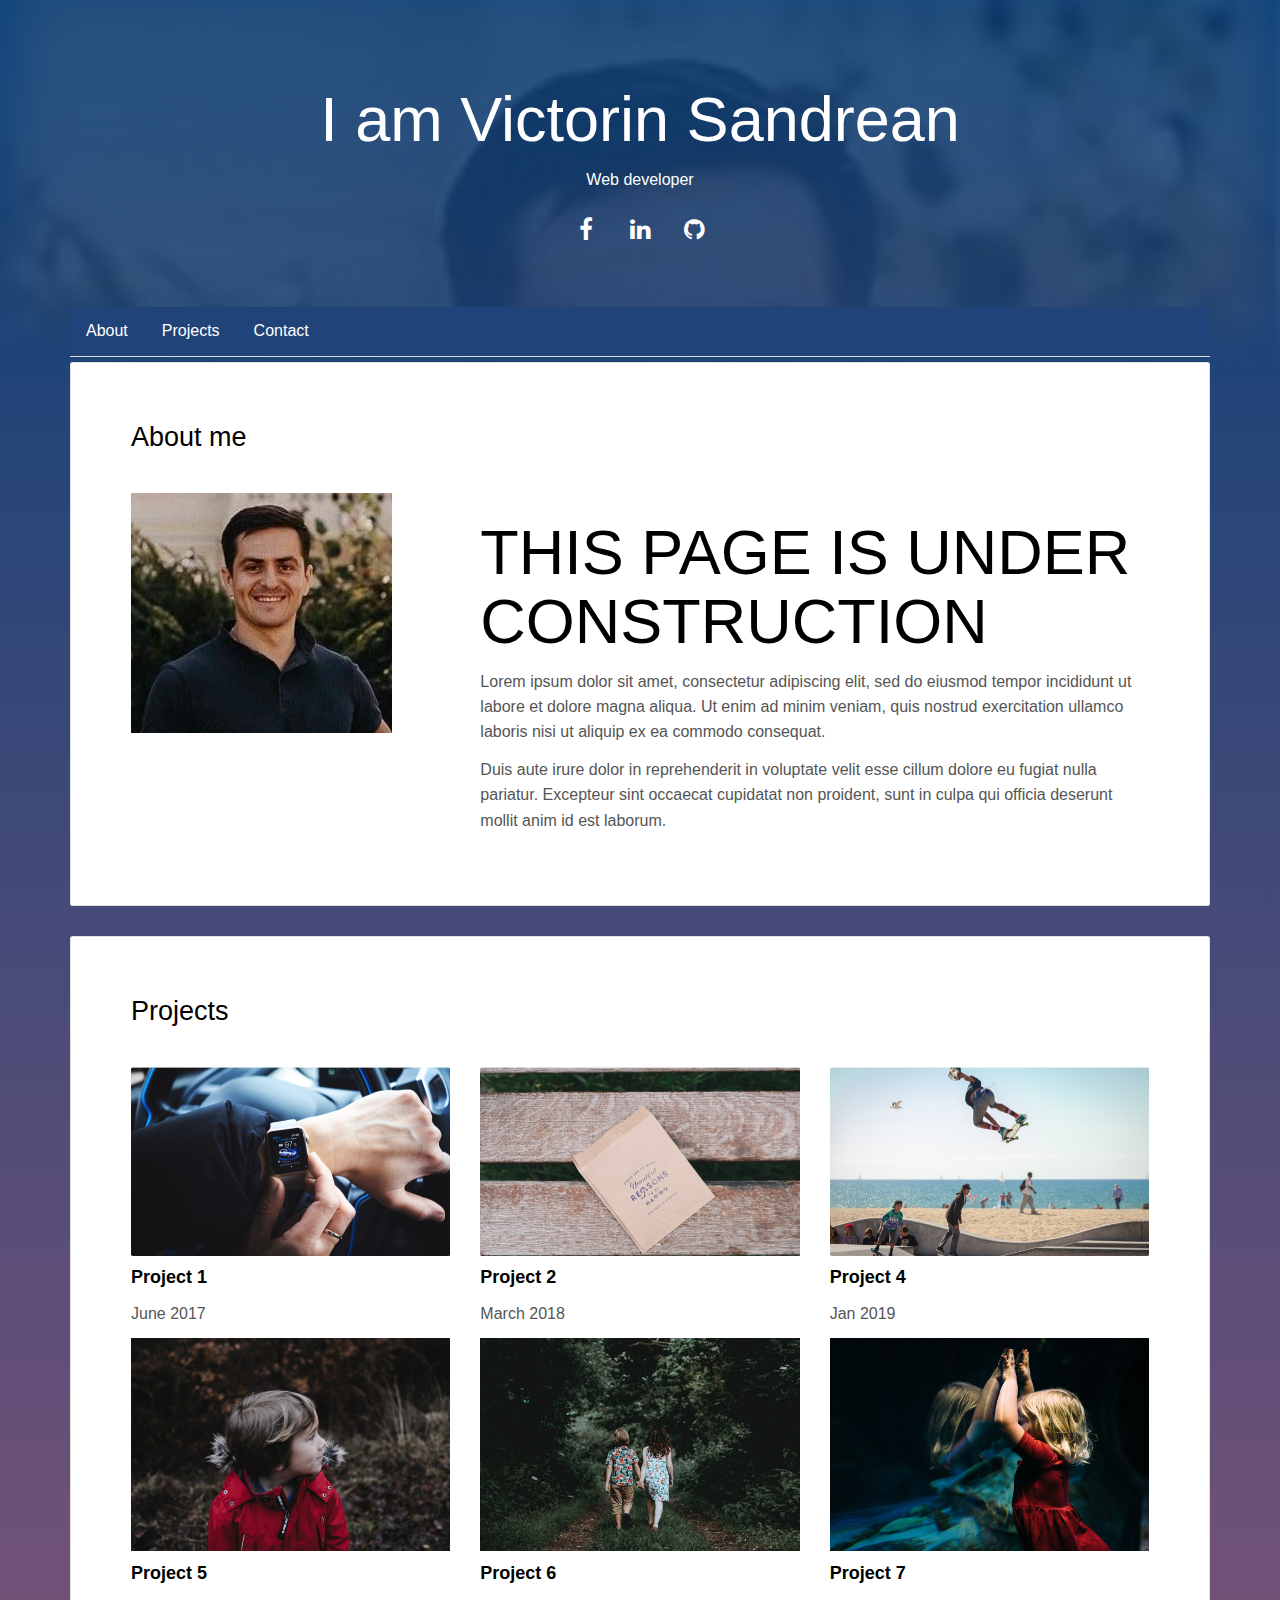
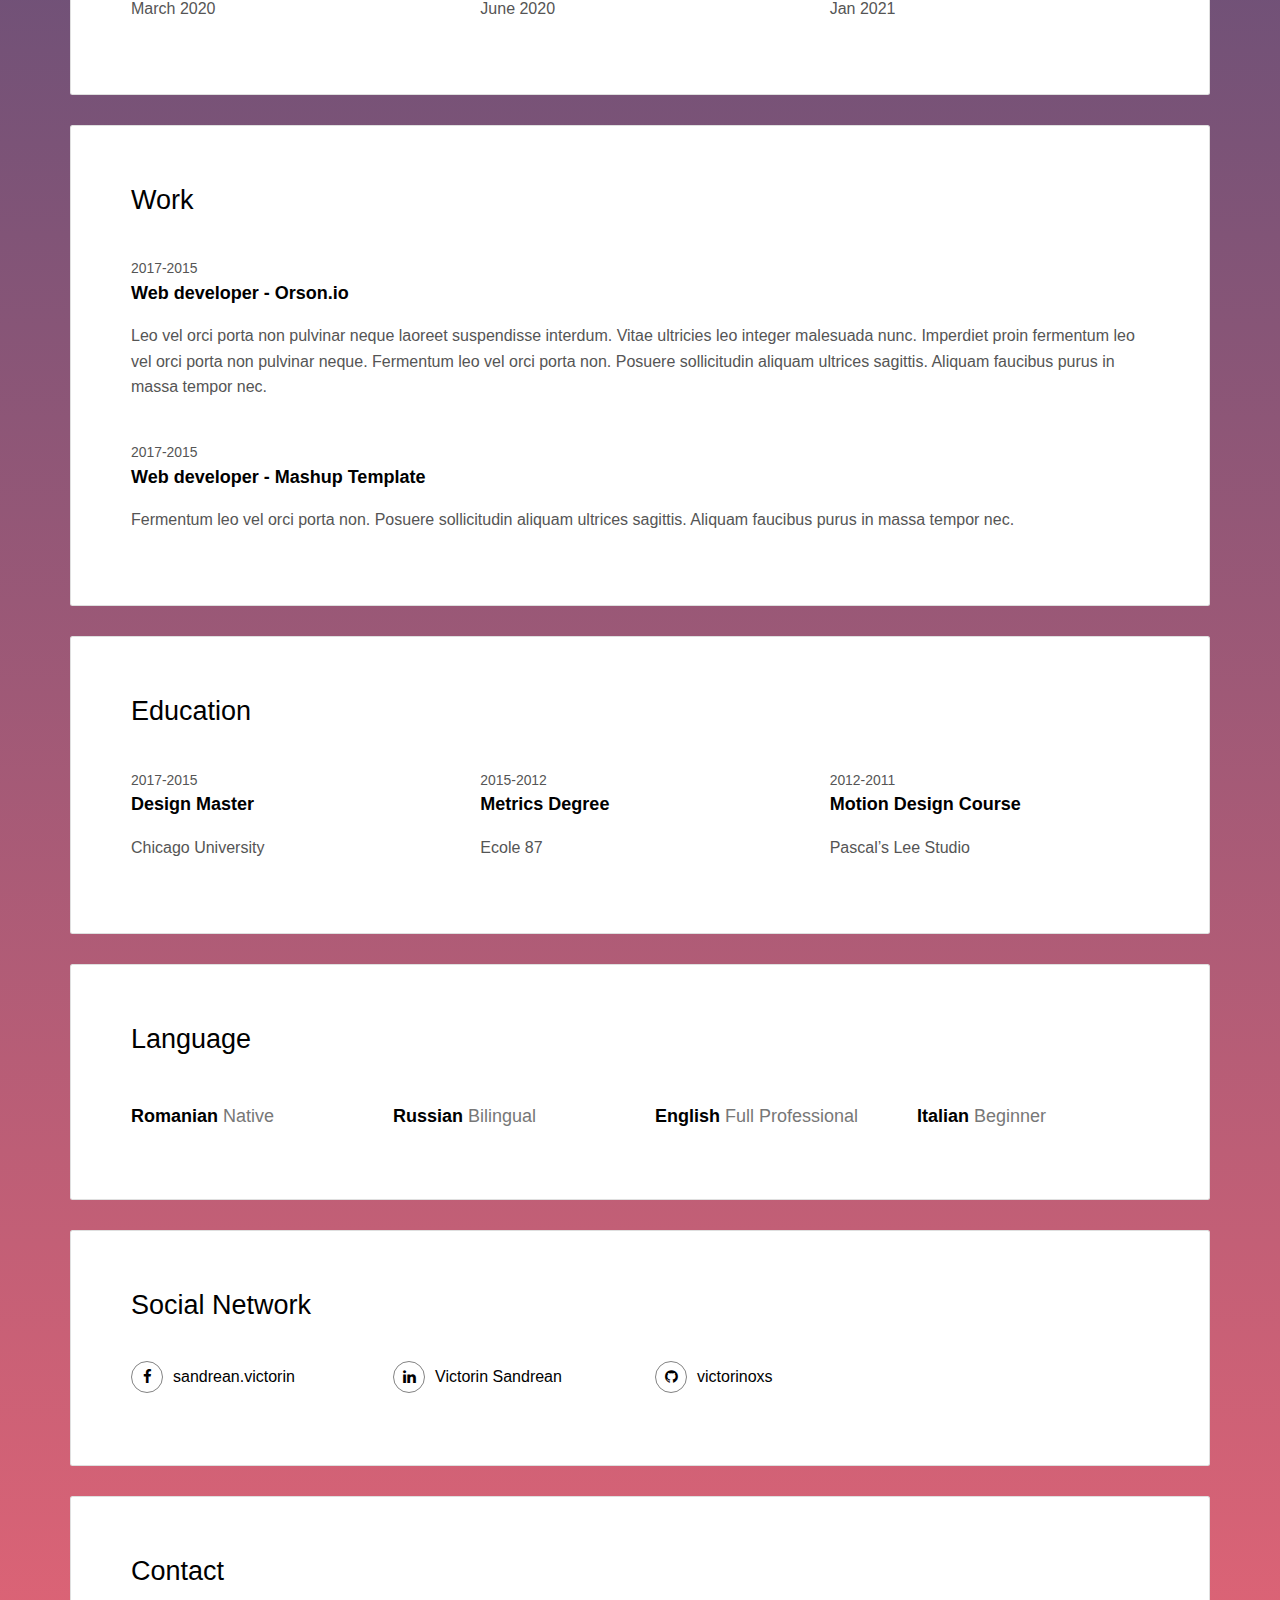
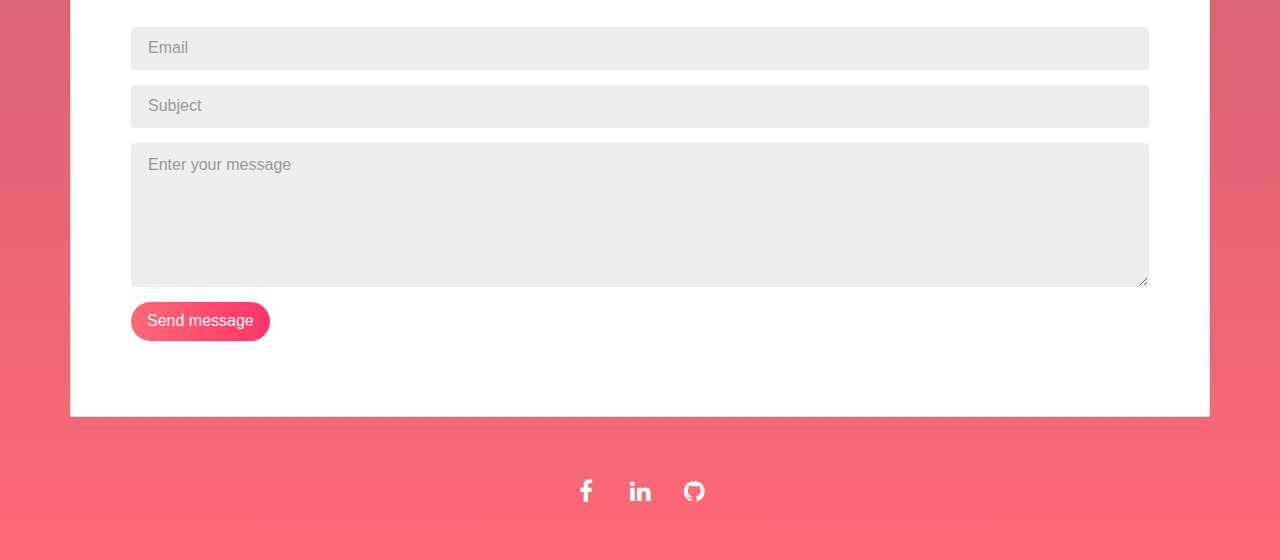
<file: index.html>
<!DOCTYPE html>
<html lang="en">

<head>
  <meta charset="UTF-8">
  <meta content="IE=edge" http-equiv="X-UA-Compatible">
  <meta content="width=device-width,initial-scale=1" name="viewport">
  <meta content="description" name="description">
  <meta name="google" content="notranslate" />
  <meta content="Modified Mashup template" name="Victorin Sandrean">

  <!-- Disable tap highlight on IE -->
  <meta name="msapplication-tap-highlight" content="no">
  
  <link rel="apple-touch-icon" sizes="180x180" href="./assets/apple-icon-180x180.png">
  <link href="./assets/apple-icon-180x180.png" rel="icon">

  <title>A Web Developer's page</title>  

<link href="https://cdn.jsdelivr.net/npm/bootstrap@5.0.0-beta3/dist/css/bootstrap.min.css" rel="stylesheet" integrity="sha384-eOJMYsd53ii+scO/bJGFsiCZc+5NDVN2yr8+0RDqr0Ql0h+rP48ckxlpbzKgwra6" crossorigin="anonymous">
<link href="./main.css" rel="stylesheet"></head>
<body class="">

<!-- Add your content of header -->
<div class="background-color-layer" style="background-image: url('assets/images/img-01.jpg')"
></div>
<main class="content-wrapper">

  <header class="white-text-container section-container">
    <div class="text-center">
      <h1>I am Victorin Sandrean</h1>
      <p>Web developer</p>
      <p>
        <a class="fa-icon fa-icon-2x" href="https://facebook.com/sandrean.victorin/" title="Facebook" target="_blank">
          <i class="fa fa-facebook"></i>
        </a>
        <a class="fa-icon fa-icon-2x" href="https://linkedin.com/in/victorin-sandrean-b35a6a6a/" title="Linkedin"  target="_blank">
          <i class="fa fa-linkedin"></i>
        </a>
        <a class="fa-icon fa-icon-2x" href="https://github.com/victorinoxs" title="Github"  target="_blank">
          <i class="fa fa-github"></i>
        </a>
      </p>
    </div>
  </header>

<!-- Add your site or app content here -->

<div class="container sticky-top">
  <ul class="navbar nav nav-tabs" id="nav-bar" role="tablist">
    <li class="nav-item tab-pane" role="presentation">  <a href="#About">About</a> </li>
    <li class="nav-item tab-pane" role="presentation">  <a href="#Projects">Projects </a> </li>
    <li class="nav-item tab-pane" role="presentation">  <a href="#SocialNetworks">Contact </a> </li>
  </ul>
</div>

 <div class="container" id="About">
   <div class="row">
     <div class="col-xs-12">

        <div class="card">
          <div class="card-block">
            <h2>About me</h2>
            <div class="row">
              <div class="col-md-4">
                <p><img src="./assets/images/img-01.jpg" class="img-responsive" alt=""></p>
              </div>
              <div class="col-md-8">
              <h1>THIS PAGE IS UNDER CONSTRUCTION</h1>
              <p>Lorem ipsum dolor sit amet, consectetur adipiscing elit, sed do eiusmod tempor incididunt ut labore et dolore magna aliqua. Ut enim ad minim veniam, quis nostrud exercitation ullamco laboris nisi ut aliquip ex ea commodo consequat.</p>
              <p> Duis aute irure dolor in reprehenderit in voluptate velit esse cillum dolore eu fugiat nulla pariatur. Excepteur sint occaecat cupidatat non proident, sunt in culpa qui officia deserunt mollit anim id est laborum.</p>

              </div>
            </div>
          </div>
        </div>

        <div class="card" id="Projects">
          <div class="card-block">
            <h2>Projects</h2>
            <div class="row">
              <div class="col-md-4">
                <img src="./assets/images/img-02.jpg" class="img-responsive" alt="">
                <h3 class="h5">Project 1</h3>
                <p>June 2017</p>
              </div>
              <div class="col-md-4">
                <img src="./assets/images/img-03.jpg" class="img-responsive" alt="">
                <h3 class="h5">Project 2</h3>
                <p>March 2018</p>
              </div>
              <div class="col-md-4">
                <img src="./assets/images/img-04.jpg" class="img-responsive" alt="">
                <h3 class="h5">Project 4</h3>
                <p>Jan 2019</p>
              </div>
              <div class="col-md-4">
                <img src="./assets/images/img-05.jpg" class="img-responsive" alt="">
                <h3 class="h5">Project 5</h3>
                <p>March 2020</p>
              </div>
              <div class="col-md-4">
                <img src="./assets/images/img-06.jpg" class="img-responsive" alt="">
                <h3 class="h5">Project 6</h3>
                <p>June 2020</p>
              </div>
               <div class="col-md-4">
                <img src="./assets/images/img-08.jpg" class="img-responsive" alt="">
                <h3 class="h5">Project 7</h3>
                <p>Jan 2021</p>
              </div>
            </div>
          </div>
        </div>

        <div class="card">
          <div class="card-block">
            <h2>Work</h2>
            <div class="work-experience">
              <small class="date">2017-2015</small>
              <h3 class="h5 date-title">Web developer - <a href="" onclick="return false" title="Create professionnal website">Orson.io</a></h3>
              

              <p>Leo vel orci porta non pulvinar neque laoreet suspendisse interdum. Vitae ultricies leo integer malesuada nunc. Imperdiet proin fermentum leo vel orci porta non pulvinar neque. Fermentum leo vel orci porta non. Posuere sollicitudin aliquam ultrices sagittis. Aliquam faucibus purus in massa tempor nec.</p>
            </div>

            <div class="work-experience">
              <small class="date">2017-2015</small>
              <h3 class="h5 date-title">Web developer - <a href="" onclick="return false" title="">Mashup Template</a></h3>
              
              <p>Fermentum leo vel orci porta non. Posuere sollicitudin aliquam ultrices sagittis. Aliquam faucibus purus in massa tempor nec.</p>
            </div>
          </div>
        </div>
        

        <div class="card">
          <div class="card-block">
            <h2>Education</h2>
            <div class="row">
              <div class="col-md-4">
                <div class="education-experience">
                  <small class="date">2017-2015</small>
                  <h3 class="h5 date-title">Design Master</h3>
                  <p>Chicago University</p>
                </div>
                
              </div>
              <div class="col-md-4">
                <div class="education-experience">
                  <small class="date">2015-2012</small>
                  <h3 class="h5 date-title">Metrics Degree</h3>
                  <p>Ecole 87</p>
                </div>
              </div>
              <div class="col-md-4">
                <div class="education-experience">
                  <small class="date">2012-2011</small>
                  <h3 class="h5 date-title">Motion Design Course</h3>
                  <p>Pascal’s Lee Studio</p>
                </div>
              </div>
            </div>
          </div>
        </div>
        
        <div class="card">
          <div class="card-block">
            <h2>Language</h2>
            <div class="row">
              <div class="col-md-3">
                <div class="language-experience">
                  <h3 class="h5">Romanian  <small>Native</small></h3>
                </div>
              </div>
              <div class="col-md-3">
                <div class="language-experience">
                  <h3 class="h5">Russian  <small>Bilingual</small></h3>
                </div>
              </div>
              <div class="col-md-3">
                <div class="language-experience">
                  <h3 class="h5">English  <small>Full Professional</small></h3>
                </div>
              </div>
              <div class="col-md-3">
                <div class="language-experience">
                  <h3 class="h5">Italian  <small>Beginner</small></h3>
                </div>
              </div>
            </div>
          </div>
        </div>
        
        <div class="card" id="SocialNetworks">
          <div class="card-block">
            <h2>Social Network</h2>
            <div class="row">
              <div class="col-md-3">
                <p class="social-buttons"><a href="https://facebook.com/sandrean.victorin/" title="Facebook"><span class="social-round-icon fa-icon"><i class="fa fa-facebook"></i></span>sandrean.victorin</a></p>
              </div>
              <div class="col-md-3">
                <p class="social-buttons"><a href="https://www.linkedin.com/" title="Linkedin" target="_blank"><span class="social-round-icon fa-icon"><i class="fa fa-linkedin"></i></span>Victorin Sandrean</a></p>
              </div>
              <div class="col-md-3">
                <p class="social-buttons"><a href="https://github.com/victorinoxs" title="Github" target="_blank"><span class="social-round-icon fa-icon"><i class="fa fa-github"></i></span>victorinoxs</a></p>
              </div>
            </div>
          </div>
        </div>

        <div class="card">
          <div class="card-block">
            <h2>Contact</h2>
            <form action="" class="reveal-content">
              <div class="form-group">
                <input type="email" class="form-control" id="email" placeholder="Email">
              </div>
              <div class="form-group">
                <input type="text" class="form-control" id="subject" placeholder="Subject">
              </div>
              <div class="form-group">
                <textarea class="form-control" rows="5" placeholder="Enter your message"></textarea>
              </div>
              <div class="form-group">
                <button type="submit" class=" btn btn-primary">Send message</button>
              </div> 
            </form>
          </div>
        </div>
       
     </div>
   </div>
 </div>

</main>
<footer class="footer-container white-text-container text-center">
  <div class="container">
    <div class="row">
      <div class="col-xs-12">
     <!--    <p><img src="./assets/images/mashup-icon.svg" alt=""></p> -->
        
  <!--       <p>©All right reserved. Design <a href="http://www.mashup-template.com/" title="Create website with free html template">Mashup Template</a>/<a href="https://unsplash.com/" title="Beautiful Free Images">Unsplash</a></p>
        <p> -->
          <a class="fa-icon fa-icon-2x" href="https://facebook.com/sandrean.victorin/" title="Facebook" target="_blank">
          <i class="fa fa-facebook"></i>
        </a>
        <a class="fa-icon fa-icon-2x" href="https://linkedin.com/in/victorin-sandrean-b35a6a6a/" title="Linkedin"  target="_blank">
          <i class="fa fa-linkedin"></i>
        </a>
        <a class="fa-icon fa-icon-2x" href="https://github.com/victorinoxs" title="Github"  target="_blank">
          <i class="fa fa-github"></i>
        </a>
        </p>
      </div>
    </div>
  </div>
</footer>

<script>
  document.addEventListener("DOMContentLoaded", function (event) {
     scrollRevelation('.card');
  });
</script>
<!-- Google Analytics: change UA-XXXXX-X to be your site's ID 

<script>
  (function (i, s, o, g, r, a, m) {
    i['GoogleAnalyticsObject'] = r; i[r] = i[r] || function () {
      (i[r].q = i[r].q || []).push(arguments)
    }, i[r].l = 1 * new Date(); a = s.createElement(o),
      m = s.getElementsByTagName(o)[0]; a.async = 1; a.src = g; m.parentNode.insertBefore(a, m)
  })(window, document, 'script', '//www.google-analytics.com/analytics.js', 'ga');
  ga('create', 'UA-XXXXX-X', 'auto');
  ga('send', 'pageview');
</script>

--><script type="text/javascript" src="./main.js"></script>
<script src="https://cdn.jsdelivr.net/npm/bootstrap@5.0.0-beta3/dist/js/bootstrap.bundle.min.js" integrity="sha384-JEW9xMcG8R+pH31jmWH6WWP0WintQrMb4s7ZOdauHnUtxwoG2vI5DkLtS3qm9Ekf" crossorigin="anonymous">  </script>
</body>
</html>
</file>
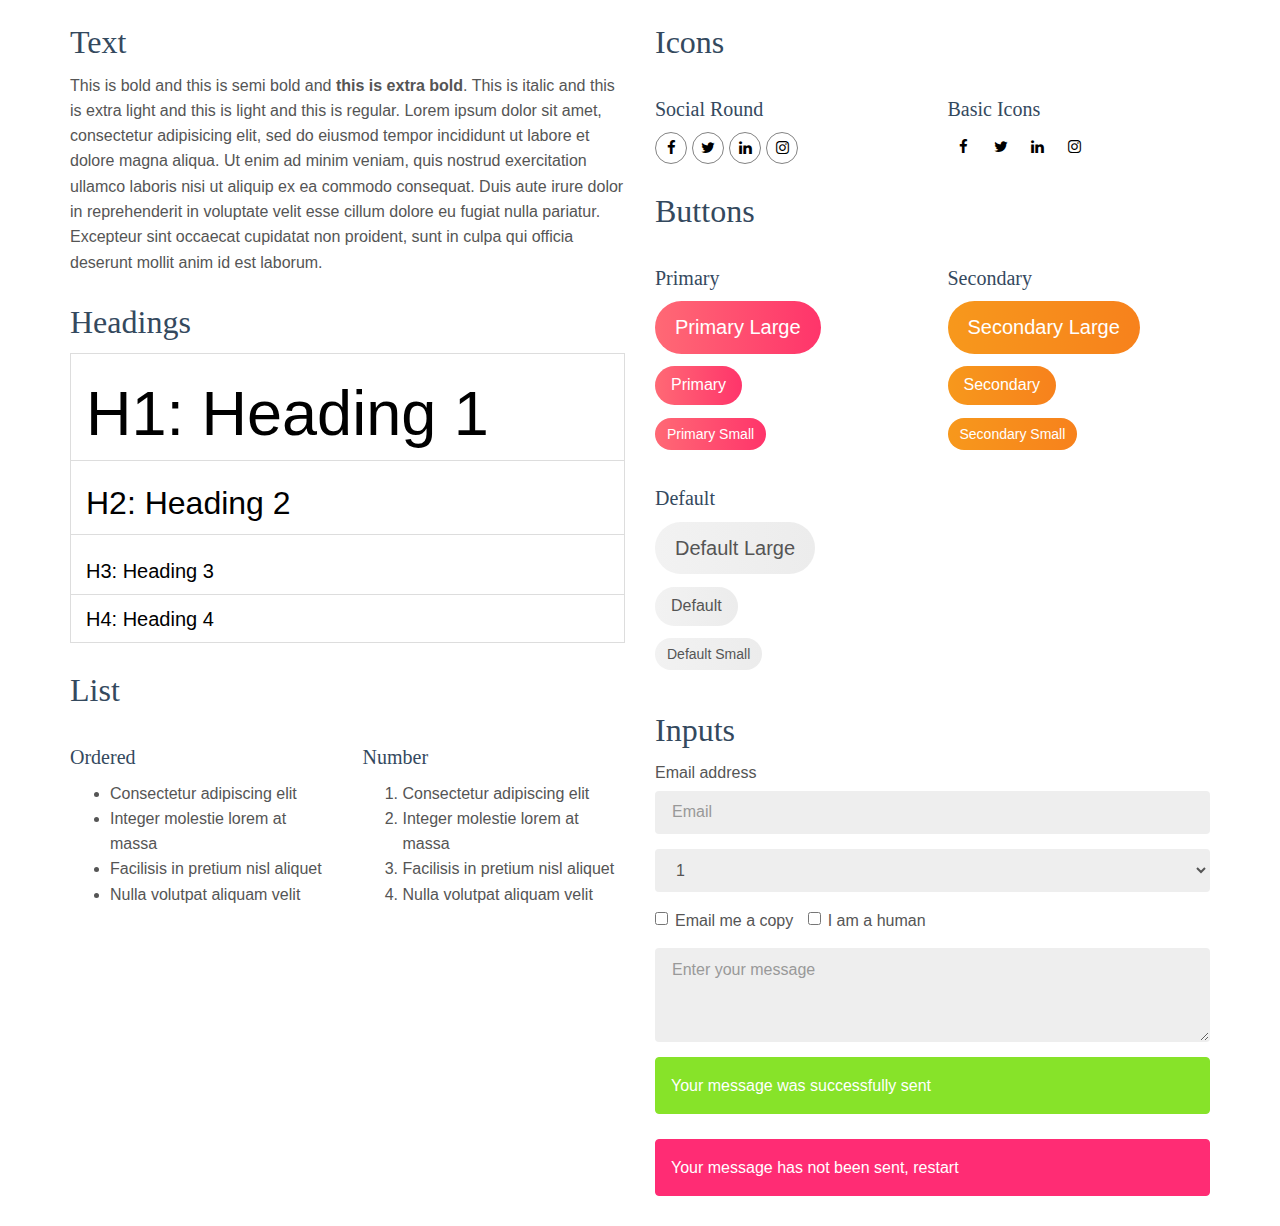
<file: components.html>
<!DOCTYPE html>
<html lang="en">

<head>
  <meta charset="UTF-8">
  <meta content="IE=edge" http-equiv="X-UA-Compatible">
  <meta content="width=device-width,initial-scale=1" name="viewport">
  <meta content="description" name="description">
  <meta name="google" content="notranslate" />
  <meta content="Mashup templates have been developped by Orson.io team" name="author">

  <!-- Disable tap highlight on IE -->
  <meta name="msapplication-tap-highlight" content="no">
  
  <link rel="apple-touch-icon" sizes="180x180" href="./assets/apple-icon-180x180.png">
  <link href="./assets/favicon.ico" rel="icon">

  <title>Title page</title>  

<link href="./main.css" rel="stylesheet"></head>

<body class="white">


<!-- Add your site or app content here -->
  <div class="container">
    <div class="row">
      <div class="col-xs-12 col-md-6">

        <div class="template-example">
          <h2 class="template-title-example">Text</h2>
          <p>This is bold and this is semi bold and <b>this is extra bold</b>. This is italic and this is extra light and this is light
          and this is regular. Lorem ipsum dolor sit amet, consectetur adipisicing elit, sed do eiusmod
          tempor incididunt ut labore et dolore magna aliqua. Ut enim ad minim veniam,
          quis nostrud exercitation ullamco laboris nisi ut aliquip ex ea commodo
          consequat. Duis aute irure dolor in reprehenderit in voluptate velit esse
          cillum dolore eu fugiat nulla pariatur. Excepteur sint occaecat cupidatat non
          proident, sunt in culpa qui officia deserunt mollit anim id est laborum.
          </p>
        </div>

        <div class="template-example">
          <h2 class="template-title-example">Headings</h2>
          
          <table class="table table-bordered">
            <tr><td><h1>H1: Heading 1</h1></td></tr>
            <tr><td><h2>H2: Heading 2</h2></td></tr>
            <tr><td><h3>H3: Heading 3</h3></td></tr>
            <tr><td><h4>H4: Heading 4</h4></td></tr>
          </table>
          
        </div>

        
        <div class="template-example">
          <h2 class="template-title-example">List</h2>
          <div class="row">
            <div class="col-md-6">
              <h3 class="template-title-example">Ordered</h3>
              <ul>
                <li>Consectetur adipiscing elit</li>
                <li>Integer molestie lorem at massa</li>
                <li>Facilisis in pretium nisl aliquet</li>
                <li>Nulla volutpat aliquam velit</li>
              </ul>
            </div>
            <div class="col-md-6">
              <h3 class="template-title-example">Number</h3>
              <ol>
                <li>Consectetur adipiscing elit</li>
                <li>Integer molestie lorem at massa</li>
                <li>Facilisis in pretium nisl aliquet</li>
                <li>Nulla volutpat aliquam velit</li>
              </ol>
            </div>
          </div>
        </div>
        
      </div>

      <div class="col-xs-12 col-md-6">
        <div class="template-example">
          <h2 class="template-title-example">Icons</h2>
          
          <div class="row">
            <div class="col-md-6">
              <h3 class="template-title-example">Social Round</h2>
              <ul class="list-icons">
                <li>
                  <a href="" class="social-round-icon fa-icon">
                    <i class="fa fa-facebook"></i>
                  </a>
                </li>
                <li>
                  <a href="" class="social-round-icon fa-icon">
                    <i class="fa fa-twitter"></i>
                  </a>
                </li>
                <li>
                  <a href="" class="social-round-icon fa-icon">
                    <i class="fa fa-linkedin"></i>
                  </a>
                </li>
                <li>
                  <a href="" class="social-round-icon fa-icon">
                    <i class="fa fa-instagram"></i>
                  </a>
                </li>
              </ul>
            </div>
            <div class="col-md-6">
               <h3 class="template-title-example">Basic Icons</h2>
                <ul class="list-icons">
                  <li>
                    <span class="fa-icon">
                      <i class="fa fa-facebook"></i>
                    </span>
                  </li>
                  <li>
                    <span class="fa-icon">
                      <i class="fa fa-twitter"></i>
                    </span>
                  </li>
                  <li>
                    <span class="fa-icon">
                      <i class="fa fa-linkedin"></i>
                    </span>
                  </li>
                  <li>
                    <span class="fa-icon">
                      <i class="fa fa-instagram"></i>
                    </span>
                  </li>
                </ul>
            </div>

          </div>


          


        </div>

        <div class="template-example">
          <h2 class="template-title-example">Buttons</h2>
          <div class="row">
            <div class="col-md-6">
              <h3 class="template-title-example">Primary</h2>
              <div class="row">
                  <div class="col-md-6">
                  <p><a href="" class="btn btn-primary btn-lg">Primary Large</a></p>
                  <p><a href="" class="btn btn-primary">Primary </a></p>
                  <p><a href="" class="btn btn-primary btn-sm">Primary Small</a></p>
                </div>
              </div>

              <h3 class="template-title-example">Default</h2>
              <div class="row">
                  <div class="col-md-6">
                  <p><a href="" class="btn btn-default btn-lg">Default Large</a></p>
                  <p><a href="" class="btn btn-default">Default </a></p>
                  <p><a href="" class="btn btn-default btn-sm">Default Small</a></p>
                </div>
              </div>

            </div>

            <div class="col-md-6">
              <h3 class="template-title-example">Secondary</h2>
              <div class="row">
                  <div class="col-md-6">
                  <p><a href="" class="btn btn-info btn-lg">Secondary Large</a></p>
                  <p><a href="" class="btn btn-info">Secondary </a></p>
                  <p><a href="" class="btn btn-info btn-sm">Secondary Small</a></p>
                </div>
              </div>
            </div>
          </div>
        </div>
        
        <div class="template-example">
          <h2 class="template-title-example">Inputs</h2>

            <div class="form-group">
              <label for="exampleInputEmail1">Email address</label>
              <input type="email" class="form-control" id="exampleInputEmail1" placeholder="Email">
            </div>

            <div class="form-group">
              <select class="form-control">
                <option>1</option>
                <option>2</option>
                <option>3</option>
                <option>4</option>
                <option>5</option>
              </select>
            </div>

            <div class="form-group">
              <label class="checkbox-inline">
                <input 
                type="checkbox" id="inlineCheckbox1" value="option1"> Email me a copy
              </label>
              <label class="checkbox-inline">
                <input type="checkbox" id="inlineCheckbox2" value="option2"> I am a human
              </label>
            </div>

            <div class="form-group">
              <textarea class="form-control" rows="3" placeholder="Enter your message"></textarea>
            </div>
            
            <div class="alert alert-success" role="alert">Your message was successfully sent</div>
            <div class="alert alert-danger" role="alert">Your message has not been sent, restart</div>
        </div>




      </div>
    </div>
  </div>

<script type="text/javascript" src="./main.js"></script>
</file>
<file: main.css>
@import url(https://fonts.googleapis.com/css?family=Lato:400, 700|Oswald);@import url(https://maxcdn.bootstrapcdn.com/font-awesome/4.7.0/css/font-awesome.min.css);
html {font-family: sans-serif;-ms-text-size-adjust: 100%;-webkit-text-size-adjust: 100%;}body {margin: 0;}article, aside, details, figcaption, figure, footer, header, hgroup, main, menu, nav, section, summary {display: block;}audio, canvas, progress, video {display: inline-block;vertical-align: baseline;}audio:not([controls]) {display: none;height: 0;}[hidden], template {display: none;}a {background-color: transparent;}a:active, a:hover {outline: 0;}abbr[title] {border-bottom: 1px dotted;}b, strong {font-weight: 700;}dfn {font-style: italic;}h1 {font-size: 2em;margin: 0.67em 0;}mark {background: #ff0;color: #000;}small {font-size: 80%;}sub, sup {font-size: 75%;line-height: 0;position: relative;vertical-align: baseline;}sup {top: -0.5em;}sub {bottom: -0.25em;}img {border: 0;}svg:not(:root) {overflow: hidden;}figure {margin: 1em 40px;}hr {box-sizing: content-box;height: 0;}pre {overflow: auto;}code, kbd, pre, samp {font-family: monospace, monospace;font-size: 1em;}button, input, optgroup, select, textarea {color: inherit;font: inherit;margin: 0;}button {overflow: visible;}button, select {text-transform: none;}button, html input[type="button"], input[type="reset"], input[type="submit"] {-webkit-appearance: button;cursor: pointer;}button[disabled], html input[disabled] {cursor: default;}button::-moz-focus-inner, input::-moz-focus-inner {border: 0;padding: 0;}input {line-height: normal;}input[type="checkbox"], input[type="radio"] {box-sizing: border-box;padding: 0;}input[type="number"]::-webkit-inner-spin-button, input[type="number"]::-webkit-outer-spin-button {height: auto;}input[type="search"] {-webkit-appearance: textfield;box-sizing: content-box;}input[type="search"]::-webkit-search-cancel-button, input[type="search"]::-webkit-search-decoration {-webkit-appearance: none;}fieldset {border: 1px solid silver;margin: 0 2px;padding: 0.35em 0.625em 0.75em;}textarea {overflow: auto;}optgroup {font-weight: 700;}table {border-collapse: collapse;border-spacing: 0;}td, th {padding: 0;}@media print {*, :after, :before {background: transparent !important;color: #000 !important;box-shadow: none !important;text-shadow: none !important;}a, a:visited {text-decoration: underline;}a[href]:after {content: " (" attr(href) ")";}abbr[title]:after {content: " (" attr(title) ")";}a[href^="#"]:after, a[href^="javascript:"]:after {content: "";}blockquote, pre {border: 1px solid #999;page-break-inside: avoid;}thead {display: table-header-group;}img, tr {page-break-inside: avoid;}img {max-width: 100% !important;}h2, h3, p {orphans: 3;widows: 3;}h2, h3 {page-break-after: avoid;}.btn > .caret, .dropup > .btn > .caret {border-top-color: #000 !important;}.label {border: 1px solid #000;}.table {border-collapse: collapse !important;}.table td, .table th {background-color: #fff !important;}.table-bordered td, .table-bordered th {border: 1px solid #ddd !important;}}*, :after, :before {-webkit-box-sizing: border-box;-moz-box-sizing: border-box;box-sizing: border-box;}html {font-size: 10px;-webkit-tap-highlight-color: transparent;}body {font-family: Lato, Helvetica, Arial, sans-serif;font-size: 16px;line-height: 1.58;color: #555;background-color: #fff;}button, input, select, textarea {font-family: inherit;font-size: inherit;line-height: inherit;}a {color: #ff0060;text-decoration: none;}a:focus, a:hover {color: #b30043;text-decoration: underline;}a:focus {outline: 5px auto -webkit-focus-ring-color;outline-offset: -2px;}figure {margin: 0;}img {vertical-align: middle;}.img-responsive {display: block;max-width: 100%;height: auto;}.img-rounded {border-radius: 6px;}.img-thumbnail {padding: 4px;line-height: 1.58;background-color: #fff;border: 1px solid #ddd;border-radius: 4px;-webkit-transition: all 0.2s ease-in-out;-o-transition: all 0.2s ease-in-out;transition: all 0.2s ease-in-out;display: inline-block;max-width: 100%;height: auto;}.img-circle {border-radius: 50%;}hr {margin-top: 25px;margin-bottom: 25px;border: 0;border-top: 1px solid #eee;}.sr-only {position: absolute;width: 1px;height: 1px;margin: -1px;padding: 0;overflow: hidden;clip: rect(0, 0, 0, 0);border: 0;}.sr-only-focusable:active, .sr-only-focusable:focus {position: static;width: auto;height: auto;margin: 0;overflow: visible;clip: auto;}[role="button"] {cursor: pointer;}.h1, .h2, .h3, .h4, .h5, .h6, h1, h2, h3, h4, h5, h6 {font-family: Oswald, Helvetica, Arial, sans-serif;font-weight: 400;line-height: 1.1;color: #000;}.h1 .small, .h1 small, .h2 .small, .h2 small, .h3 .small, .h3 small, .h4 .small, .h4 small, .h5 .small, .h5 small, .h6 .small, .h6 small, h1 .small, h1 small, h2 .small, h2 small, h3 .small, h3 small, h4 .small, h4 small, h5 .small, h5 small, h6 .small, h6 small {font-weight: 400;line-height: 1;color: #777;}.h1, .h2, .h3, h1, h2, h3 {margin-top: 25px;margin-bottom: 12.5px;}.h1 .small, .h1 small, .h2 .small, .h2 small, .h3 .small, .h3 small, h1 .small, h1 small, h2 .small, h2 small, h3 .small, h3 small {font-size: 65%;}.h4, .h5, .h6, h4, h5, h6 {margin-top: 12.5px;margin-bottom: 12.5px;}.h4 .small, .h4 small, .h5 .small, .h5 small, .h6 .small, .h6 small, h4 .small, h4 small, h5 .small, h5 small, h6 .small, h6 small {font-size: 75%;}.h1, h1 {font-size: 63px;}.h2, h2 {font-size: 27px;}.h3, .h4, h3, h4 {font-size: 20px;}.h5, h5 {font-size: 18px;}.h6, h6 {font-size: 14px;}p {margin: 0 0 12.5px;}.lead {margin-bottom: 25px;font-size: 18px;font-weight: 300;line-height: 1.4;}@media (min-width: 768px) {.lead {font-size: 24px;}}.small, small {font-size: 87%;}.mark, mark {background-color: #fcf8e3;padding: 0.2em;}.text-left {text-align: left;}.text-right {text-align: right;}.text-center {text-align: center;}.text-justify {text-align: justify;}.text-nowrap {white-space: nowrap;}.text-lowercase {text-transform: lowercase;}.initialism, .text-uppercase {text-transform: uppercase;}.text-capitalize {text-transform: capitalize;}.text-muted {color: #777;}.text-primary {color: #ff0060;}a.text-primary:focus, a.text-primary:hover {color: #cc004d;}.text-success {color: #fff;}a.text-success:focus, a.text-success:hover {color: #e6e6e6;}.text-info {color: #31708f;}a.text-info:focus, a.text-info:hover {color: #245269;}.text-warning {color: #8a6d3b;}a.text-warning:focus, a.text-warning:hover {color: #66512c;}.text-danger {color: #fff;}a.text-danger:focus, a.text-danger:hover {color: #e6e6e6;}.bg-primary {color: #fff;background-color: #094079;}a.bg-primary:focus, a.bg-primary:hover {background-color: #cc004d;}.bg-success {background-color: #87e329;}a.bg-success:focus, a.bg-success:hover {background-color: #6dc019;}.bg-info {background-color: #d9edf7;}a.bg-info:focus, a.bg-info:hover {background-color: #afd9ee;}.bg-warning {background-color: #fcf8e3;}a.bg-warning:focus, a.bg-warning:hover {background-color: #f7ecb5;}.bg-danger {background-color: #ff2c74;}a.bg-danger:focus, a.bg-danger:hover {background-color: #f80055;}.page-header {padding-bottom: 11.5px;margin: 50px 0 25px;border-bottom: 1px solid #eee;}ol, ul {margin-top: 0;margin-bottom: 12.5px;}ol ol, ol ul, ul ol, ul ul {margin-bottom: 0;}.list-inline, .list-unstyled {padding-left: 0;list-style: none;}.list-inline {margin-left: -5px;}.list-inline > li {display: inline-block;padding-left: 5px;padding-right: 5px;}dl {margin-top: 0;margin-bottom: 25px;}dd, dt {line-height: 1.58;}dt {font-weight: 700;}dd {margin-left: 0;}.dl-horizontal dd:after, .dl-horizontal dd:before {content: " ";display: table;}.dl-horizontal dd:after {clear: both;}@media (min-width: 768px) {.dl-horizontal dt {float: left;width: 160px;clear: left;text-align: right;overflow: hidden;text-overflow: ellipsis;white-space: nowrap;}.dl-horizontal dd {margin-left: 180px;}}abbr[data-original-title], abbr[title] {cursor: help;border-bottom: 1px dotted #777;}.initialism {font-size: 90%;}blockquote {padding: 12.5px 25px;margin: 0 0 25px;font-size: 20px;border-left: 5px solid #eee;}blockquote ol:last-child, blockquote p:last-child, blockquote ul:last-child {margin-bottom: 0;}blockquote .small, blockquote footer, blockquote small {display: block;font-size: 80%;line-height: 1.58;color: #777;}blockquote .small:before, blockquote footer:before, blockquote small:before {content: "\2014 \A0";}.blockquote-reverse, blockquote.pull-right {padding-right: 15px;padding-left: 0;border-right: 5px solid #eee;border-left: 0;text-align: right;}.blockquote-reverse .small:before, .blockquote-reverse footer:before, .blockquote-reverse small:before, blockquote.pull-right .small:before, blockquote.pull-right footer:before, blockquote.pull-right small:before {content: "";}.blockquote-reverse .small:after, .blockquote-reverse footer:after, .blockquote-reverse small:after, blockquote.pull-right .small:after, blockquote.pull-right footer:after, blockquote.pull-right small:after {content: "\A0 \2014";}address {margin-bottom: 25px;font-style: normal;line-height: 1.58;}code, kbd, pre, samp {font-family: Menlo, Monaco, Consolas, Courier New, monospace;}code {color: #c7254e;background-color: #f9f2f4;border-radius: 4px;}code, kbd {padding: 2px 4px;font-size: 90%;}kbd {color: #fff;background-color: #333;border-radius: 3px;box-shadow: inset 0 -1px 0 rgba(0, 0, 0, 0.25);}kbd kbd {padding: 0;font-size: 100%;font-weight: 700;box-shadow: none;}pre {display: block;padding: 12px;margin: 0 0 12.5px;font-size: 15px;line-height: 1.58;word-break: break-all;word-wrap: break-word;color: #333;background-color: #f5f5f5;border: 1px solid #ccc;border-radius: 4px;}pre code {padding: 0;font-size: inherit;color: inherit;white-space: pre-wrap;background-color: transparent;border-radius: 0;}.pre-scrollable {max-height: 340px;overflow-y: scroll;}.container {margin-right: auto;margin-left: auto;padding-left: 15px;padding-right: 15px;}.container:after, .container:before {content: " ";display: table;}.container:after {clear: both;}@media (min-width: 768px) {.container {width: 750px;}}@media (min-width: 992px) {.container {width: 970px;}}@media (min-width: 1200px) {.container {width: 1170px;}}.container-fluid {margin-right: auto;margin-left: auto;padding-left: 15px;padding-right: 15px;}.container-fluid:after, .container-fluid:before {content: " ";display: table;}.container-fluid:after {clear: both;}.row {margin-left: -15px;margin-right: -15px;}.row:after, .row:before {content: " ";display: table;}.row:after {clear: both;}.col-lg-1, .col-lg-2, .col-lg-3, .col-lg-4, .col-lg-5, .col-lg-6, .col-lg-7, .col-lg-8, .col-lg-9, .col-lg-10, .col-lg-11, .col-lg-12, .col-md-1, .col-md-2, .col-md-3, .col-md-4, .col-md-5, .col-md-6, .col-md-7, .col-md-8, .col-md-9, .col-md-10, .col-md-11, .col-md-12, .col-sm-1, .col-sm-2, .col-sm-3, .col-sm-4, .col-sm-5, .col-sm-6, .col-sm-7, .col-sm-8, .col-sm-9, .col-sm-10, .col-sm-11, .col-sm-12, .col-xs-1, .col-xs-2, .col-xs-3, .col-xs-4, .col-xs-5, .col-xs-6, .col-xs-7, .col-xs-8, .col-xs-9, .col-xs-10, .col-xs-11, .col-xs-12 {position: relative;min-height: 1px;padding-left: 15px;padding-right: 15px;}.col-xs-1, .col-xs-2, .col-xs-3, .col-xs-4, .col-xs-5, .col-xs-6, .col-xs-7, .col-xs-8, .col-xs-9, .col-xs-10, .col-xs-11, .col-xs-12 {float: left;}.col-xs-1 {width: 8.33333%;}.col-xs-2 {width: 16.66667%;}.col-xs-3 {width: 25%;}.col-xs-4 {width: 33.33333%;}.col-xs-5 {width: 41.66667%;}.col-xs-6 {width: 50%;}.col-xs-7 {width: 58.33333%;}.col-xs-8 {width: 66.66667%;}.col-xs-9 {width: 75%;}.col-xs-10 {width: 83.33333%;}.col-xs-11 {width: 91.66667%;}.col-xs-12 {width: 100%;}.col-xs-pull-0 {right: auto;}.col-xs-pull-1 {right: 8.33333%;}.col-xs-pull-2 {right: 16.66667%;}.col-xs-pull-3 {right: 25%;}.col-xs-pull-4 {right: 33.33333%;}.col-xs-pull-5 {right: 41.66667%;}.col-xs-pull-6 {right: 50%;}.col-xs-pull-7 {right: 58.33333%;}.col-xs-pull-8 {right: 66.66667%;}.col-xs-pull-9 {right: 75%;}.col-xs-pull-10 {right: 83.33333%;}.col-xs-pull-11 {right: 91.66667%;}.col-xs-pull-12 {right: 100%;}.col-xs-push-0 {left: auto;}.col-xs-push-1 {left: 8.33333%;}.col-xs-push-2 {left: 16.66667%;}.col-xs-push-3 {left: 25%;}.col-xs-push-4 {left: 33.33333%;}.col-xs-push-5 {left: 41.66667%;}.col-xs-push-6 {left: 50%;}.col-xs-push-7 {left: 58.33333%;}.col-xs-push-8 {left: 66.66667%;}.col-xs-push-9 {left: 75%;}.col-xs-push-10 {left: 83.33333%;}.col-xs-push-11 {left: 91.66667%;}.col-xs-push-12 {left: 100%;}.col-xs-offset-0 {margin-left: 0;}.col-xs-offset-1 {margin-left: 8.33333%;}.col-xs-offset-2 {margin-left: 16.66667%;}.col-xs-offset-3 {margin-left: 25%;}.col-xs-offset-4 {margin-left: 33.33333%;}.col-xs-offset-5 {margin-left: 41.66667%;}.col-xs-offset-6 {margin-left: 50%;}.col-xs-offset-7 {margin-left: 58.33333%;}.col-xs-offset-8 {margin-left: 66.66667%;}.col-xs-offset-9 {margin-left: 75%;}.col-xs-offset-10 {margin-left: 83.33333%;}.col-xs-offset-11 {margin-left: 91.66667%;}.col-xs-offset-12 {margin-left: 100%;}@media (min-width: 768px) {.col-sm-1, .col-sm-2, .col-sm-3, .col-sm-4, .col-sm-5, .col-sm-6, .col-sm-7, .col-sm-8, .col-sm-9, .col-sm-10, .col-sm-11, .col-sm-12 {float: left;}.col-sm-1 {width: 8.33333%;}.col-sm-2 {width: 16.66667%;}.col-sm-3 {width: 25%;}.col-sm-4 {width: 33.33333%;}.col-sm-5 {width: 41.66667%;}.col-sm-6 {width: 50%;}.col-sm-7 {width: 58.33333%;}.col-sm-8 {width: 66.66667%;}.col-sm-9 {width: 75%;}.col-sm-10 {width: 83.33333%;}.col-sm-11 {width: 91.66667%;}.col-sm-12 {width: 100%;}.col-sm-pull-0 {right: auto;}.col-sm-pull-1 {right: 8.33333%;}.col-sm-pull-2 {right: 16.66667%;}.col-sm-pull-3 {right: 25%;}.col-sm-pull-4 {right: 33.33333%;}.col-sm-pull-5 {right: 41.66667%;}.col-sm-pull-6 {right: 50%;}.col-sm-pull-7 {right: 58.33333%;}.col-sm-pull-8 {right: 66.66667%;}.col-sm-pull-9 {right: 75%;}.col-sm-pull-10 {right: 83.33333%;}.col-sm-pull-11 {right: 91.66667%;}.col-sm-pull-12 {right: 100%;}.col-sm-push-0 {left: auto;}.col-sm-push-1 {left: 8.33333%;}.col-sm-push-2 {left: 16.66667%;}.col-sm-push-3 {left: 25%;}.col-sm-push-4 {left: 33.33333%;}.col-sm-push-5 {left: 41.66667%;}.col-sm-push-6 {left: 50%;}.col-sm-push-7 {left: 58.33333%;}.col-sm-push-8 {left: 66.66667%;}.col-sm-push-9 {left: 75%;}.col-sm-push-10 {left: 83.33333%;}.col-sm-push-11 {left: 91.66667%;}.col-sm-push-12 {left: 100%;}.col-sm-offset-0 {margin-left: 0;}.col-sm-offset-1 {margin-left: 8.33333%;}.col-sm-offset-2 {margin-left: 16.66667%;}.col-sm-offset-3 {margin-left: 25%;}.col-sm-offset-4 {margin-left: 33.33333%;}.col-sm-offset-5 {margin-left: 41.66667%;}.col-sm-offset-6 {margin-left: 50%;}.col-sm-offset-7 {margin-left: 58.33333%;}.col-sm-offset-8 {margin-left: 66.66667%;}.col-sm-offset-9 {margin-left: 75%;}.col-sm-offset-10 {margin-left: 83.33333%;}.col-sm-offset-11 {margin-left: 91.66667%;}.col-sm-offset-12 {margin-left: 100%;}}@media (min-width: 992px) {.col-md-1, .col-md-2, .col-md-3, .col-md-4, .col-md-5, .col-md-6, .col-md-7, .col-md-8, .col-md-9, .col-md-10, .col-md-11, .col-md-12 {float: left;}.col-md-1 {width: 8.33333%;}.col-md-2 {width: 16.66667%;}.col-md-3 {width: 25%;}.col-md-4 {width: 33.33333%;}.col-md-5 {width: 41.66667%;}.col-md-6 {width: 50%;}.col-md-7 {width: 58.33333%;}.col-md-8 {width: 66.66667%;}.col-md-9 {width: 75%;}.col-md-10 {width: 83.33333%;}.col-md-11 {width: 91.66667%;}.col-md-12 {width: 100%;}.col-md-pull-0 {right: auto;}.col-md-pull-1 {right: 8.33333%;}.col-md-pull-2 {right: 16.66667%;}.col-md-pull-3 {right: 25%;}.col-md-pull-4 {right: 33.33333%;}.col-md-pull-5 {right: 41.66667%;}.col-md-pull-6 {right: 50%;}.col-md-pull-7 {right: 58.33333%;}.col-md-pull-8 {right: 66.66667%;}.col-md-pull-9 {right: 75%;}.col-md-pull-10 {right: 83.33333%;}.col-md-pull-11 {right: 91.66667%;}.col-md-pull-12 {right: 100%;}.col-md-push-0 {left: auto;}.col-md-push-1 {left: 8.33333%;}.col-md-push-2 {left: 16.66667%;}.col-md-push-3 {left: 25%;}.col-md-push-4 {left: 33.33333%;}.col-md-push-5 {left: 41.66667%;}.col-md-push-6 {left: 50%;}.col-md-push-7 {left: 58.33333%;}.col-md-push-8 {left: 66.66667%;}.col-md-push-9 {left: 75%;}.col-md-push-10 {left: 83.33333%;}.col-md-push-11 {left: 91.66667%;}.col-md-push-12 {left: 100%;}.col-md-offset-0 {margin-left: 0;}.col-md-offset-1 {margin-left: 8.33333%;}.col-md-offset-2 {margin-left: 16.66667%;}.col-md-offset-3 {margin-left: 25%;}.col-md-offset-4 {margin-left: 33.33333%;}.col-md-offset-5 {margin-left: 41.66667%;}.col-md-offset-6 {margin-left: 50%;}.col-md-offset-7 {margin-left: 58.33333%;}.col-md-offset-8 {margin-left: 66.66667%;}.col-md-offset-9 {margin-left: 75%;}.col-md-offset-10 {margin-left: 83.33333%;}.col-md-offset-11 {margin-left: 91.66667%;}.col-md-offset-12 {margin-left: 100%;}}@media (min-width: 1200px) {.col-lg-1, .col-lg-2, .col-lg-3, .col-lg-4, .col-lg-5, .col-lg-6, .col-lg-7, .col-lg-8, .col-lg-9, .col-lg-10, .col-lg-11, .col-lg-12 {float: left;}.col-lg-1 {width: 8.33333%;}.col-lg-2 {width: 16.66667%;}.col-lg-3 {width: 25%;}.col-lg-4 {width: 33.33333%;}.col-lg-5 {width: 41.66667%;}.col-lg-6 {width: 50%;}.col-lg-7 {width: 58.33333%;}.col-lg-8 {width: 66.66667%;}.col-lg-9 {width: 75%;}.col-lg-10 {width: 83.33333%;}.col-lg-11 {width: 91.66667%;}.col-lg-12 {width: 100%;}.col-lg-pull-0 {right: auto;}.col-lg-pull-1 {right: 8.33333%;}.col-lg-pull-2 {right: 16.66667%;}.col-lg-pull-3 {right: 25%;}.col-lg-pull-4 {right: 33.33333%;}.col-lg-pull-5 {right: 41.66667%;}.col-lg-pull-6 {right: 50%;}.col-lg-pull-7 {right: 58.33333%;}.col-lg-pull-8 {right: 66.66667%;}.col-lg-pull-9 {right: 75%;}.col-lg-pull-10 {right: 83.33333%;}.col-lg-pull-11 {right: 91.66667%;}.col-lg-pull-12 {right: 100%;}.col-lg-push-0 {left: auto;}.col-lg-push-1 {left: 8.33333%;}.col-lg-push-2 {left: 16.66667%;}.col-lg-push-3 {left: 25%;}.col-lg-push-4 {left: 33.33333%;}.col-lg-push-5 {left: 41.66667%;}.col-lg-push-6 {left: 50%;}.col-lg-push-7 {left: 58.33333%;}.col-lg-push-8 {left: 66.66667%;}.col-lg-push-9 {left: 75%;}.col-lg-push-10 {left: 83.33333%;}.col-lg-push-11 {left: 91.66667%;}.col-lg-push-12 {left: 100%;}.col-lg-offset-0 {margin-left: 0;}.col-lg-offset-1 {margin-left: 8.33333%;}.col-lg-offset-2 {margin-left: 16.66667%;}.col-lg-offset-3 {margin-left: 25%;}.col-lg-offset-4 {margin-left: 33.33333%;}.col-lg-offset-5 {margin-left: 41.66667%;}.col-lg-offset-6 {margin-left: 50%;}.col-lg-offset-7 {margin-left: 58.33333%;}.col-lg-offset-8 {margin-left: 66.66667%;}.col-lg-offset-9 {margin-left: 75%;}.col-lg-offset-10 {margin-left: 83.33333%;}.col-lg-offset-11 {margin-left: 91.66667%;}.col-lg-offset-12 {margin-left: 100%;}}table {background-color: transparent;}caption {padding-top: 8px;padding-bottom: 8px;color: #777;}caption, th {text-align: left;}.table {width: 100%;max-width: 100%;margin-bottom: 25px;}.table > tbody > tr > td, .table > tbody > tr > th, .table > tfoot > tr > td, .table > tfoot > tr > th, .table > thead > tr > td, .table > thead > tr > th {padding: 8px;line-height: 1.58;vertical-align: top;border-top: 1px solid #ddd;}.table > thead > tr > th {vertical-align: bottom;border-bottom: 2px solid #ddd;}.table > caption + thead > tr:first-child > td, .table > caption + thead > tr:first-child > th, .table > colgroup + thead > tr:first-child > td, .table > colgroup + thead > tr:first-child > th, .table > thead:first-child > tr:first-child > td, .table > thead:first-child > tr:first-child > th {border-top: 0;}.table > tbody + tbody {border-top: 2px solid #ddd;}.table .table {background-color: #fff;}.table-condensed > tbody > tr > td, .table-condensed > tbody > tr > th, .table-condensed > tfoot > tr > td, .table-condensed > tfoot > tr > th, .table-condensed > thead > tr > td, .table-condensed > thead > tr > th {padding: 5px;}.table-bordered, .table-bordered > tbody > tr > td, .table-bordered > tbody > tr > th, .table-bordered > tfoot > tr > td, .table-bordered > tfoot > tr > th, .table-bordered > thead > tr > td, .table-bordered > thead > tr > th {border: 1px solid #ddd;}.table-bordered > thead > tr > td, .table-bordered > thead > tr > th {border-bottom-width: 2px;}.table-striped > tbody > tr:nth-of-type(odd) {background-color: #f9f9f9;}.table-hover > tbody > tr:hover {background-color: #f5f5f5;}table col[class*="col-"] {position: static;float: none;display: table-column;}table td[class*="col-"], table th[class*="col-"] {position: static;float: none;display: table-cell;}.table > tbody > tr.active > td, .table > tbody > tr.active > th, .table > tbody > tr > td.active, .table > tbody > tr > th.active, .table > tfoot > tr.active > td, .table > tfoot > tr.active > th, .table > tfoot > tr > td.active, .table > tfoot > tr > th.active, .table > thead > tr.active > td, .table > thead > tr.active > th, .table > thead > tr > td.active, .table > thead > tr > th.active {background-color: #f5f5f5;}.table-hover > tbody > tr.active:hover > td, .table-hover > tbody > tr.active:hover > th, .table-hover > tbody > tr:hover > .active, .table-hover > tbody > tr > td.active:hover, .table-hover > tbody > tr > th.active:hover {background-color: #e8e8e8;}.table > tbody > tr.success > td, .table > tbody > tr.success > th, .table > tbody > tr > td.success, .table > tbody > tr > th.success, .table > tfoot > tr.success > td, .table > tfoot > tr.success > th, .table > tfoot > tr > td.success, .table > tfoot > tr > th.success, .table > thead > tr.success > td, .table > thead > tr.success > th, .table > thead > tr > td.success, .table > thead > tr > th.success {background-color: #87e329;}.table-hover > tbody > tr.success:hover > td, .table-hover > tbody > tr.success:hover > th, .table-hover > tbody > tr:hover > .success, .table-hover > tbody > tr > td.success:hover, .table-hover > tbody > tr > th.success:hover {background-color: #7ad61c;}.table > tbody > tr.info > td, .table > tbody > tr.info > th, .table > tbody > tr > td.info, .table > tbody > tr > th.info, .table > tfoot > tr.info > td, .table > tfoot > tr.info > th, .table > tfoot > tr > td.info, .table > tfoot > tr > th.info, .table > thead > tr.info > td, .table > thead > tr.info > th, .table > thead > tr > td.info, .table > thead > tr > th.info {background-color: #d9edf7;}.table-hover > tbody > tr.info:hover > td, .table-hover > tbody > tr.info:hover > th, .table-hover > tbody > tr:hover > .info, .table-hover > tbody > tr > td.info:hover, .table-hover > tbody > tr > th.info:hover {background-color: #c4e3f3;}.table > tbody > tr.warning > td, .table > tbody > tr.warning > th, .table > tbody > tr > td.warning, .table > tbody > tr > th.warning, .table > tfoot > tr.warning > td, .table > tfoot > tr.warning > th, .table > tfoot > tr > td.warning, .table > tfoot > tr > th.warning, .table > thead > tr.warning > td, .table > thead > tr.warning > th, .table > thead > tr > td.warning, .table > thead > tr > th.warning {background-color: #fcf8e3;}.table-hover > tbody > tr.warning:hover > td, .table-hover > tbody > tr.warning:hover > th, .table-hover > tbody > tr:hover > .warning, .table-hover > tbody > tr > td.warning:hover, .table-hover > tbody > tr > th.warning:hover {background-color: #faf2cc;}.table > tbody > tr.danger > td, .table > tbody > tr.danger > th, .table > tbody > tr > td.danger, .table > tbody > tr > th.danger, .table > tfoot > tr.danger > td, .table > tfoot > tr.danger > th, .table > tfoot > tr > td.danger, .table > tfoot > tr > th.danger, .table > thead > tr.danger > td, .table > thead > tr.danger > th, .table > thead > tr > td.danger, .table > thead > tr > th.danger {background-color: #ff2c74;}.table-hover > tbody > tr.danger:hover > td, .table-hover > tbody > tr.danger:hover > th, .table-hover > tbody > tr:hover > .danger, .table-hover > tbody > tr > td.danger:hover, .table-hover > tbody > tr > th.danger:hover {background-color: #ff1363;}.table-responsive {overflow-x: auto;min-height: 0.01%;}@media screen and (max-width: 767px) {.table-responsive {width: 100%;margin-bottom: 18.75px;overflow-y: hidden;-ms-overflow-style: -ms-autohiding-scrollbar;border: 1px solid #ddd;}.table-responsive > .table {margin-bottom: 0;}.table-responsive > .table > tbody > tr > td, .table-responsive > .table > tbody > tr > th, .table-responsive > .table > tfoot > tr > td, .table-responsive > .table > tfoot > tr > th, .table-responsive > .table > thead > tr > td, .table-responsive > .table > thead > tr > th {white-space: nowrap;}.table-responsive > .table-bordered {border: 0;}.table-responsive > .table-bordered > tbody > tr > td:first-child, .table-responsive > .table-bordered > tbody > tr > th:first-child, .table-responsive > .table-bordered > tfoot > tr > td:first-child, .table-responsive > .table-bordered > tfoot > tr > th:first-child, .table-responsive > .table-bordered > thead > tr > td:first-child, .table-responsive > .table-bordered > thead > tr > th:first-child {border-left: 0;}.table-responsive > .table-bordered > tbody > tr > td:last-child, .table-responsive > .table-bordered > tbody > tr > th:last-child, .table-responsive > .table-bordered > tfoot > tr > td:last-child, .table-responsive > .table-bordered > tfoot > tr > th:last-child, .table-responsive > .table-bordered > thead > tr > td:last-child, .table-responsive > .table-bordered > thead > tr > th:last-child {border-right: 0;}.table-responsive > .table-bordered > tbody > tr:last-child > td, .table-responsive > .table-bordered > tbody > tr:last-child > th, .table-responsive > .table-bordered > tfoot > tr:last-child > td, .table-responsive > .table-bordered > tfoot > tr:last-child > th {border-bottom: 0;}}fieldset {margin: 0;min-width: 0;}fieldset, legend {padding: 0;border: 0;}legend {display: block;width: 100%;margin-bottom: 25px;font-size: 24px;line-height: inherit;color: #333;border-bottom: 1px solid #e5e5e5;}label {display: inline-block;max-width: 100%;margin-bottom: 5px;font-weight: 700;}input[type="search"] {-webkit-box-sizing: border-box;-moz-box-sizing: border-box;box-sizing: border-box;}input[type="checkbox"], input[type="radio"] {margin: 4px 0 0;margin-top: 1px\9;line-height: normal;}input[type="file"] {display: block;}input[type="range"] {display: block;width: 100%;}select[multiple], select[size] {height: auto;}input[type="checkbox"]:focus, input[type="file"]:focus, input[type="radio"]:focus {outline: 5px auto -webkit-focus-ring-color;outline-offset: -2px;}output {padding-top: 9px;}.form-control, output {display: block;font-size: 16px;line-height: 1.58;color: #555;}.form-control {width: 100%;height: 43px;padding: 8px 16px;background-color: #eee;background-image: none;border: 1px solid transparent;border-radius: 4px;-webkit-box-shadow: inset 0 1px 1px rgba(0, 0, 0, 0.075);box-shadow: inset 0 1px 1px rgba(0, 0, 0, 0.075);-webkit-transition: border-color 0.15s ease-in-out, box-shadow 0.15s ease-in-out;-o-transition: border-color ease-in-out 0.15s, box-shadow ease-in-out 0.15s;transition: border-color 0.15s ease-in-out, box-shadow 0.15s ease-in-out;}.form-control:focus {border-color: #66afe9;-webkit-box-shadow: inset 0 1px 1px rgba(0, 0, 0, 0.075), 0 0 8px rgba(102, 175, 233, 0.6);box-shadow: inset 0 1px 1px rgba(0, 0, 0, 0.075), 0 0 8px rgba(102, 175, 233, 0.6);}.form-control::-moz-placeholder {color: #999;opacity: 1;}.form-control:-ms-input-placeholder {color: #999;}.form-control::-webkit-input-placeholder {color: #999;}.form-control::-ms-expand {border: 0;background-color: transparent;}.form-control[disabled], .form-control[readonly], fieldset[disabled] .form-control {background-color: #eee;opacity: 1;}.form-control[disabled], fieldset[disabled] .form-control {cursor: not-allowed;}textarea.form-control {height: auto;}input[type="search"] {-webkit-appearance: none;}@media screen and (-webkit-min-device-pixel-ratio: 0) {input[type="date"].form-control, input[type="datetime-local"].form-control, input[type="month"].form-control, input[type="time"].form-control {line-height: 43px;}.input-group-sm > .input-group-btn > input[type="date"].btn, .input-group-sm > .input-group-btn > input[type="datetime-local"].btn, .input-group-sm > .input-group-btn > input[type="month"].btn, .input-group-sm > .input-group-btn > input[type="time"].btn, .input-group-sm > input[type="date"].form-control, .input-group-sm > input[type="date"].input-group-addon, .input-group-sm > input[type="datetime-local"].form-control, .input-group-sm > input[type="datetime-local"].input-group-addon, .input-group-sm > input[type="month"].form-control, .input-group-sm > input[type="month"].input-group-addon, .input-group-sm > input[type="time"].form-control, .input-group-sm > input[type="time"].input-group-addon, .input-group-sm input[type="date"], .input-group-sm input[type="datetime-local"], .input-group-sm input[type="month"], .input-group-sm input[type="time"], input[type="date"].input-sm, input[type="datetime-local"].input-sm, input[type="month"].input-sm, input[type="time"].input-sm {line-height: 35px;}.input-group-lg > .input-group-btn > input[type="date"].btn, .input-group-lg > .input-group-btn > input[type="datetime-local"].btn, .input-group-lg > .input-group-btn > input[type="month"].btn, .input-group-lg > .input-group-btn > input[type="time"].btn, .input-group-lg > input[type="date"].form-control, .input-group-lg > input[type="date"].input-group-addon, .input-group-lg > input[type="datetime-local"].form-control, .input-group-lg > input[type="datetime-local"].input-group-addon, .input-group-lg > input[type="month"].form-control, .input-group-lg > input[type="month"].input-group-addon, .input-group-lg > input[type="time"].form-control, .input-group-lg > input[type="time"].input-group-addon, .input-group-lg input[type="date"], .input-group-lg input[type="datetime-local"], .input-group-lg input[type="month"], .input-group-lg input[type="time"], input[type="date"].input-lg, input[type="datetime-local"].input-lg, input[type="month"].input-lg, input[type="time"].input-lg {line-height: 53px;}}.form-group {margin-bottom: 15px;}.checkbox, .radio {position: relative;display: block;margin-top: 10px;margin-bottom: 10px;}.checkbox label, .radio label {min-height: 25px;padding-left: 20px;margin-bottom: 0;font-weight: 400;cursor: pointer;}.checkbox-inline input[type="checkbox"], .checkbox input[type="checkbox"], .radio-inline input[type="radio"], .radio input[type="radio"] {position: absolute;margin-left: -20px;margin-top: 4px\9;}.checkbox + .checkbox, .radio + .radio {margin-top: -5px;}.checkbox-inline, .radio-inline {position: relative;display: inline-block;padding-left: 20px;margin-bottom: 0;vertical-align: middle;font-weight: 400;cursor: pointer;}.checkbox-inline + .checkbox-inline, .radio-inline + .radio-inline {margin-top: 0;margin-left: 10px;}.checkbox-inline.disabled, .checkbox.disabled label, .radio-inline.disabled, .radio.disabled label, fieldset[disabled] .checkbox-inline, fieldset[disabled] .checkbox label, fieldset[disabled] .radio-inline, fieldset[disabled] .radio label, fieldset[disabled] input[type="checkbox"], fieldset[disabled] input[type="radio"], input[type="checkbox"].disabled, input[type="checkbox"][disabled], input[type="radio"].disabled, input[type="radio"][disabled] {cursor: not-allowed;}.form-control-static {padding-top: 9px;padding-bottom: 9px;margin-bottom: 0;min-height: 41px;}.form-control-static.input-lg, .form-control-static.input-sm, .input-group-lg > .form-control-static.form-control, .input-group-lg > .form-control-static.input-group-addon, .input-group-lg > .input-group-btn > .form-control-static.btn, .input-group-sm > .form-control-static.form-control, .input-group-sm > .form-control-static.input-group-addon, .input-group-sm > .input-group-btn > .form-control-static.btn {padding-left: 0;padding-right: 0;}.input-group-sm > .form-control, .input-group-sm > .input-group-addon, .input-group-sm > .input-group-btn > .btn, .input-sm {height: 35px;padding: 6px 12px;font-size: 14px;line-height: 1.5;border-radius: 3px;}.input-group-sm > .input-group-btn > select.btn, .input-group-sm > select.form-control, .input-group-sm > select.input-group-addon, select.input-sm {height: 35px;line-height: 35px;}.input-group-sm > .input-group-btn > select[multiple].btn, .input-group-sm > .input-group-btn > textarea.btn, .input-group-sm > select[multiple].form-control, .input-group-sm > select[multiple].input-group-addon, .input-group-sm > textarea.form-control, .input-group-sm > textarea.input-group-addon, select[multiple].input-sm, textarea.input-sm {height: auto;}.form-group-sm .form-control {height: 35px;padding: 6px 12px;font-size: 14px;line-height: 1.5;border-radius: 3px;}.form-group-sm select.form-control {height: 35px;line-height: 35px;}.form-group-sm select[multiple].form-control, .form-group-sm textarea.form-control {height: auto;}.form-group-sm .form-control-static {height: 35px;min-height: 39px;padding: 7px 12px;font-size: 14px;line-height: 1.5;}.input-group-lg > .form-control, .input-group-lg > .input-group-addon, .input-group-lg > .input-group-btn > .btn, .input-lg {height: 53px;padding: 12px 20px;font-size: 20px;line-height: 1.33333;border-radius: 6px;}.input-group-lg > .input-group-btn > select.btn, .input-group-lg > select.form-control, .input-group-lg > select.input-group-addon, select.input-lg {height: 53px;line-height: 53px;}.input-group-lg > .input-group-btn > select[multiple].btn, .input-group-lg > .input-group-btn > textarea.btn, .input-group-lg > select[multiple].form-control, .input-group-lg > select[multiple].input-group-addon, .input-group-lg > textarea.form-control, .input-group-lg > textarea.input-group-addon, select[multiple].input-lg, textarea.input-lg {height: auto;}.form-group-lg .form-control {height: 53px;padding: 12px 20px;font-size: 20px;line-height: 1.33333;border-radius: 6px;}.form-group-lg select.form-control {height: 53px;line-height: 53px;}.form-group-lg select[multiple].form-control, .form-group-lg textarea.form-control {height: auto;}.form-group-lg .form-control-static {height: 53px;min-height: 45px;padding: 13px 20px;font-size: 20px;line-height: 1.33333;}.has-feedback {position: relative;}.has-feedback .form-control {padding-right: 53.75px;}.form-control-feedback {position: absolute;top: 0;right: 0;z-index: 2;display: block;width: 43px;height: 43px;line-height: 43px;text-align: center;pointer-events: none;}.form-group-lg .form-control + .form-control-feedback, .input-group-lg + .form-control-feedback, .input-group-lg > .form-control + .form-control-feedback, .input-group-lg > .input-group-addon + .form-control-feedback, .input-group-lg > .input-group-btn > .btn + .form-control-feedback, .input-lg + .form-control-feedback {width: 53px;height: 53px;line-height: 53px;}.form-group-sm .form-control + .form-control-feedback, .input-group-sm + .form-control-feedback, .input-group-sm > .form-control + .form-control-feedback, .input-group-sm > .input-group-addon + .form-control-feedback, .input-group-sm > .input-group-btn > .btn + .form-control-feedback, .input-sm + .form-control-feedback {width: 35px;height: 35px;line-height: 35px;}.has-success .checkbox, .has-success .checkbox-inline, .has-success.checkbox-inline label, .has-success.checkbox label, .has-success .control-label, .has-success .help-block, .has-success .radio, .has-success .radio-inline, .has-success.radio-inline label, .has-success.radio label {color: #fff;}.has-success .form-control {border-color: #fff;-webkit-box-shadow: inset 0 1px 1px rgba(0, 0, 0, 0.075);box-shadow: inset 0 1px 1px rgba(0, 0, 0, 0.075);}.has-success .form-control:focus {border-color: #e6e6e6;-webkit-box-shadow: inset 0 1px 1px rgba(0, 0, 0, 0.075), 0 0 6px #fff;box-shadow: inset 0 1px 1px rgba(0, 0, 0, 0.075), 0 0 6px #fff;}.has-success .input-group-addon {color: #fff;border-color: #fff;background-color: #87e329;}.has-success .form-control-feedback {color: #fff;}.has-warning .checkbox, .has-warning .checkbox-inline, .has-warning.checkbox-inline label, .has-warning.checkbox label, .has-warning .control-label, .has-warning .help-block, .has-warning .radio, .has-warning .radio-inline, .has-warning.radio-inline label, .has-warning.radio label {color: #8a6d3b;}.has-warning .form-control {border-color: #8a6d3b;-webkit-box-shadow: inset 0 1px 1px rgba(0, 0, 0, 0.075);box-shadow: inset 0 1px 1px rgba(0, 0, 0, 0.075);}.has-warning .form-control:focus {border-color: #66512c;-webkit-box-shadow: inset 0 1px 1px rgba(0, 0, 0, 0.075), 0 0 6px #c0a16b;box-shadow: inset 0 1px 1px rgba(0, 0, 0, 0.075), 0 0 6px #c0a16b;}.has-warning .input-group-addon {color: #8a6d3b;border-color: #8a6d3b;background-color: #fcf8e3;}.has-warning .form-control-feedback {color: #8a6d3b;}.has-error .checkbox, .has-error .checkbox-inline, .has-error.checkbox-inline label, .has-error.checkbox label, .has-error .control-label, .has-error .help-block, .has-error .radio, .has-error .radio-inline, .has-error.radio-inline label, .has-error.radio label {color: #fff;}.has-error .form-control {border-color: #fff;-webkit-box-shadow: inset 0 1px 1px rgba(0, 0, 0, 0.075);box-shadow: inset 0 1px 1px rgba(0, 0, 0, 0.075);}.has-error .form-control:focus {border-color: #e6e6e6;-webkit-box-shadow: inset 0 1px 1px rgba(0, 0, 0, 0.075), 0 0 6px #fff;box-shadow: inset 0 1px 1px rgba(0, 0, 0, 0.075), 0 0 6px #fff;}.has-error .input-group-addon {color: #fff;border-color: #fff;background-color: #ff2c74;}.has-error .form-control-feedback {color: #fff;}.has-feedback label ~ .form-control-feedback {top: 30px;}.has-feedback label.sr-only ~ .form-control-feedback {top: 0;}.help-block {display: block;margin-top: 5px;margin-bottom: 10px;color: #959595;}@media (min-width: 768px) {.form-inline .form-group {display: inline-block;margin-bottom: 0;vertical-align: middle;}.form-inline .form-control {display: inline-block;width: auto;vertical-align: middle;}.form-inline .form-control-static {display: inline-block;}.form-inline .input-group {display: inline-table;vertical-align: middle;}.form-inline .input-group .form-control, .form-inline .input-group .input-group-addon, .form-inline .input-group .input-group-btn {width: auto;}.form-inline .input-group > .form-control {width: 100%;}.form-inline .control-label {margin-bottom: 0;vertical-align: middle;}.form-inline .checkbox, .form-inline .radio {display: inline-block;margin-top: 0;margin-bottom: 0;vertical-align: middle;}.form-inline .checkbox label, .form-inline .radio label {padding-left: 0;}.form-inline .checkbox input[type="checkbox"], .form-inline .radio input[type="radio"] {position: relative;margin-left: 0;}.form-inline .has-feedback .form-control-feedback {top: 0;}}.form-horizontal .checkbox, .form-horizontal .checkbox-inline, .form-horizontal .radio, .form-horizontal .radio-inline {margin-top: 0;margin-bottom: 0;padding-top: 9px;}.form-horizontal .checkbox, .form-horizontal .radio {min-height: 34px;}.form-horizontal .form-group {margin-left: -15px;margin-right: -15px;}.form-horizontal .form-group:after, .form-horizontal .form-group:before {content: " ";display: table;}.form-horizontal .form-group:after {clear: both;}@media (min-width: 768px) {.form-horizontal .control-label {text-align: right;margin-bottom: 0;padding-top: 9px;}}.form-horizontal .has-feedback .form-control-feedback {right: 15px;}@media (min-width: 768px) {.form-horizontal .form-group-lg .control-label {padding-top: 13px;font-size: 20px;}}@media (min-width: 768px) {.form-horizontal .form-group-sm .control-label {padding-top: 7px;font-size: 14px;}}.btn {display: inline-block;margin-bottom: 0;font-weight: 400;text-align: center;vertical-align: middle;touch-action: manipulation;cursor: pointer;background-image: none;border: 1px solid transparent;white-space: nowrap;padding: 8px 16px;font-size: 16px;line-height: 1.58;border-radius: 50px;-webkit-user-select: none;-moz-user-select: none;-ms-user-select: none;user-select: none;}.btn.active.focus, .btn.active:focus, .btn.focus, .btn:active.focus, .btn:active:focus, .btn:focus {outline: 5px auto -webkit-focus-ring-color;outline-offset: -2px;}.btn.focus, .btn:focus, .btn:hover {color: #555;text-decoration: none;}.btn.active, .btn:active {outline: 0;background-image: none;-webkit-box-shadow: inset 0 3px 5px rgba(0, 0, 0, 0.125);box-shadow: inset 0 3px 5px rgba(0, 0, 0, 0.125);}.btn.disabled, .btn[disabled], fieldset[disabled] .btn {cursor: not-allowed;opacity: 0.65;filter: alpha(opacity=65);-webkit-box-shadow: none;box-shadow: none;}a.btn.disabled, fieldset[disabled] a.btn {pointer-events: none;}.btn-default {color: #555;background-color: #fff;border-color: #ccc;}.btn-default.focus, .btn-default:focus {color: #555;background-color: #e6e6e6;border-color: #8c8c8c;}.btn-default.active, .btn-default:active, .btn-default:hover, .open > .btn-default.dropdown-toggle {color: #555;background-color: #e6e6e6;border-color: #adadad;}.btn-default.active.focus, .btn-default.active:focus, .btn-default.active:hover, .btn-default:active.focus, .btn-default:active:focus, .btn-default:active:hover, .open > .btn-default.dropdown-toggle.focus, .open > .btn-default.dropdown-toggle:focus, .open > .btn-default.dropdown-toggle:hover {color: #555;background-color: #d4d4d4;border-color: #8c8c8c;}.btn-default.active, .btn-default:active, .open > .btn-default.dropdown-toggle {background-image: none;}.btn-default.disabled.focus, .btn-default.disabled:focus, .btn-default.disabled:hover, .btn-default[disabled].focus, .btn-default[disabled]:focus, .btn-default[disabled]:hover, fieldset[disabled] .btn-default.focus, fieldset[disabled] .btn-default:focus, fieldset[disabled] .btn-default:hover {background-color: #fff;border-color: #ccc;}.btn-default .badge {color: #fff;background-color: #555;}.btn-primary {color: #fff;background-color: #ff0060;border-color: #ff0060;}.btn-primary.focus, .btn-primary:focus {color: #fff;background-color: #cc004d;border-color: #800030;}.btn-primary.active, .btn-primary:active, .btn-primary:hover, .open > .btn-primary.dropdown-toggle {color: #fff;background-color: #cc004d;border-color: #c20049;}.btn-primary.active.focus, .btn-primary.active:focus, .btn-primary.active:hover, .btn-primary:active.focus, .btn-primary:active:focus, .btn-primary:active:hover, .open > .btn-primary.dropdown-toggle.focus, .open > .btn-primary.dropdown-toggle:focus, .open > .btn-primary.dropdown-toggle:hover {color: #fff;background-color: #a8003f;border-color: #800030;}.btn-primary.active, .btn-primary:active, .open > .btn-primary.dropdown-toggle {background-image: none;}.btn-primary.disabled.focus, .btn-primary.disabled:focus, .btn-primary.disabled:hover, .btn-primary[disabled].focus, .btn-primary[disabled]:focus, .btn-primary[disabled]:hover, fieldset[disabled] .btn-primary.focus, fieldset[disabled] .btn-primary:focus, fieldset[disabled] .btn-primary:hover {background-color: #ff0060;border-color: #ff0060;}.btn-primary .badge {color: #ff0060;background-color: #fff;}.btn-success {color: #fff;background-color: #5cb85c;border-color: #5cb85c;}.btn-success.focus, .btn-success:focus {color: #fff;background-color: #449d44;border-color: #2d672d;}.btn-success.active, .btn-success:active, .btn-success:hover, .open > .btn-success.dropdown-toggle {color: #fff;background-color: #449d44;border-color: #419641;}.btn-success.active.focus, .btn-success.active:focus, .btn-success.active:hover, .btn-success:active.focus, .btn-success:active:focus, .btn-success:active:hover, .open > .btn-success.dropdown-toggle.focus, .open > .btn-success.dropdown-toggle:focus, .open > .btn-success.dropdown-toggle:hover {color: #fff;background-color: #398439;border-color: #2d672d;}.btn-success.active, .btn-success:active, .open > .btn-success.dropdown-toggle {background-image: none;}.btn-success.disabled.focus, .btn-success.disabled:focus, .btn-success.disabled:hover, .btn-success[disabled].focus, .btn-success[disabled]:focus, .btn-success[disabled]:hover, fieldset[disabled] .btn-success.focus, fieldset[disabled] .btn-success:focus, fieldset[disabled] .btn-success:hover {background-color: #5cb85c;border-color: #5cb85c;}.btn-success .badge {color: #5cb85c;background-color: #fff;}.btn-info {color: #fff;background-color: #f7981c;border-color: #f7981c;}.btn-info.focus, .btn-info:focus {color: #fff;background-color: #d87e08;border-color: #8e5305;}.btn-info.active, .btn-info:active, .btn-info:hover, .open > .btn-info.dropdown-toggle {color: #fff;background-color: #d87e08;border-color: #cf7807;}.btn-info.active.focus, .btn-info.active:focus, .btn-info.active:hover, .btn-info:active.focus, .btn-info:active:focus, .btn-info:active:hover, .open > .btn-info.dropdown-toggle.focus, .open > .btn-info.dropdown-toggle:focus, .open > .btn-info.dropdown-toggle:hover {color: #fff;background-color: #b66a06;border-color: #8e5305;}.btn-info.active, .btn-info:active, .open > .btn-info.dropdown-toggle {background-image: none;}.btn-info.disabled.focus, .btn-info.disabled:focus, .btn-info.disabled:hover, .btn-info[disabled].focus, .btn-info[disabled]:focus, .btn-info[disabled]:hover, fieldset[disabled] .btn-info.focus, fieldset[disabled] .btn-info:focus, fieldset[disabled] .btn-info:hover {background-color: #f7981c;border-color: #f7981c;}.btn-info .badge {color: #f7981c;background-color: #fff;}.btn-warning {color: #fff;background-color: #f0ad4e;border-color: #f0ad4e;}.btn-warning.focus, .btn-warning:focus {color: #fff;background-color: #ec971f;border-color: #b06d0f;}.btn-warning.active, .btn-warning:active, .btn-warning:hover, .open > .btn-warning.dropdown-toggle {color: #fff;background-color: #ec971f;border-color: #eb9316;}.btn-warning.active.focus, .btn-warning.active:focus, .btn-warning.active:hover, .btn-warning:active.focus, .btn-warning:active:focus, .btn-warning:active:hover, .open > .btn-warning.dropdown-toggle.focus, .open > .btn-warning.dropdown-toggle:focus, .open > .btn-warning.dropdown-toggle:hover {color: #fff;background-color: #d58512;border-color: #b06d0f;}.btn-warning.active, .btn-warning:active, .open > .btn-warning.dropdown-toggle {background-image: none;}.btn-warning.disabled.focus, .btn-warning.disabled:focus, .btn-warning.disabled:hover, .btn-warning[disabled].focus, .btn-warning[disabled]:focus, .btn-warning[disabled]:hover, fieldset[disabled] .btn-warning.focus, fieldset[disabled] .btn-warning:focus, fieldset[disabled] .btn-warning:hover {background-color: #f0ad4e;border-color: #f0ad4e;}.btn-warning .badge {color: #f0ad4e;background-color: #fff;}.btn-danger {color: #fff;background-color: #d9534f;border-color: #d9534f;}.btn-danger.focus, .btn-danger:focus {color: #fff;background-color: #c9302c;border-color: #8b211e;}.btn-danger.active, .btn-danger:active, .btn-danger:hover, .open > .btn-danger.dropdown-toggle {color: #fff;background-color: #c9302c;border-color: #c12e2a;}.btn-danger.active.focus, .btn-danger.active:focus, .btn-danger.active:hover, .btn-danger:active.focus, .btn-danger:active:focus, .btn-danger:active:hover, .open > .btn-danger.dropdown-toggle.focus, .open > .btn-danger.dropdown-toggle:focus, .open > .btn-danger.dropdown-toggle:hover {color: #fff;background-color: #ac2925;border-color: #8b211e;}.btn-danger.active, .btn-danger:active, .open > .btn-danger.dropdown-toggle {background-image: none;}.btn-danger.disabled.focus, .btn-danger.disabled:focus, .btn-danger.disabled:hover, .btn-danger[disabled].focus, .btn-danger[disabled]:focus, .btn-danger[disabled]:hover, fieldset[disabled] .btn-danger.focus, fieldset[disabled] .btn-danger:focus, fieldset[disabled] .btn-danger:hover {background-color: #d9534f;border-color: #d9534f;}.btn-danger .badge {color: #d9534f;background-color: #fff;}.btn-link {color: #ff0060;font-weight: 400;border-radius: 0;}.btn-link, .btn-link.active, .btn-link:active, .btn-link[disabled], fieldset[disabled] .btn-link {background-color: transparent;-webkit-box-shadow: none;box-shadow: none;}.btn-link, .btn-link:active, .btn-link:focus, .btn-link:hover {border-color: transparent;}.btn-link:focus, .btn-link:hover {color: #b30043;text-decoration: underline;background-color: transparent;}.btn-link[disabled]:focus, .btn-link[disabled]:hover, fieldset[disabled] .btn-link:focus, fieldset[disabled] .btn-link:hover {color: #777;text-decoration: none;}.btn-group-lg > .btn, .btn-lg {padding: 12px 20px;font-size: 20px;line-height: 1.33333;border-radius: 50px;}.btn-group-sm > .btn, .btn-sm {padding: 6px 12px;font-size: 14px;line-height: 1.5;border-radius: 50px;}.btn-group-xs > .btn, .btn-xs {padding: 1px 5px;font-size: 14px;line-height: 1.5;border-radius: 50px;}.btn-block {display: block;width: 100%;}.btn-block + .btn-block {margin-top: 5px;}input[type="button"].btn-block, input[type="reset"].btn-block, input[type="submit"].btn-block {width: 100%;}.fade {opacity: 0;-webkit-transition: opacity 0.15s linear;-o-transition: opacity 0.15s linear;transition: opacity 0.15s linear;}.fade.in {opacity: 1;}.collapse {display: none;}.collapse.in {display: block;}tr.collapse.in {display: table-row;}tbody.collapse.in {display: table-row-group;}.collapsing {position: relative;height: 0;overflow: hidden;-webkit-transition-property: height, visibility;transition-property: height, visibility;-webkit-transition-duration: 0.35s;transition-duration: 0.35s;-webkit-transition-timing-function: ease;transition-timing-function: ease;}.caret {display: inline-block;width: 0;height: 0;margin-left: 2px;vertical-align: middle;border-top: 4px dashed;border-top: 4px solid\9;border-right: 4px solid transparent;border-left: 4px solid transparent;}.dropdown, .dropup {position: relative;}.dropdown-toggle:focus {outline: 0;}.dropdown-menu {position: absolute;top: 100%;left: 0;z-index: 1000;display: none;float: left;min-width: 160px;padding: 5px 0;margin: 2px 0 0;list-style: none;font-size: 16px;text-align: left;background-color: #fff;border: 1px solid #ccc;border: 1px solid rgba(0, 0, 0, 0.15);border-radius: 4px;-webkit-box-shadow: 0 6px 12px rgba(0, 0, 0, 0.175);box-shadow: 0 6px 12px rgba(0, 0, 0, 0.175);background-clip: padding-box;}.dropdown-menu.pull-right {right: 0;left: auto;}.dropdown-menu .divider {height: 1px;margin: 11.5px 0;overflow: hidden;background-color: #e5e5e5;}.dropdown-menu > li > a {display: block;padding: 3px 20px;clear: both;font-weight: 400;line-height: 1.58;color: #333;white-space: nowrap;}.dropdown-menu > li > a:focus, .dropdown-menu > li > a:hover {text-decoration: none;color: #262626;background-color: #f5f5f5;}.dropdown-menu > .active > a, .dropdown-menu > .active > a:focus, .dropdown-menu > .active > a:hover {color: #fff;text-decoration: none;outline: 0;background-color: #ff0060;}.dropdown-menu > .disabled > a, .dropdown-menu > .disabled > a:focus, .dropdown-menu > .disabled > a:hover {color: #777;}.dropdown-menu > .disabled > a:focus, .dropdown-menu > .disabled > a:hover {text-decoration: none;background-color: transparent;background-image: none;filter: progid:DXImageTransform.Microsoft.gradient(enabled = false);cursor: not-allowed;}.open > .dropdown-menu {display: block;}.open > a {outline: 0;}.dropdown-menu-right {left: auto;right: 0;}.dropdown-menu-left {left: 0;right: auto;}.dropdown-header {display: block;padding: 3px 20px;font-size: 14px;line-height: 1.58;color: #777;white-space: nowrap;}.dropdown-backdrop {position: fixed;left: 0;right: 0;bottom: 0;top: 0;z-index: 990;}.pull-right > .dropdown-menu {right: 0;left: auto;}.dropup .caret, .navbar-fixed-bottom .dropdown .caret {border-top: 0;border-bottom: 4px dashed;border-bottom: 4px solid\9;content: "";}.dropup .dropdown-menu, .navbar-fixed-bottom .dropdown .dropdown-menu {top: auto;bottom: 100%;margin-bottom: 2px;}@media (min-width: 768px) {.navbar-right .dropdown-menu {right: 0;left: auto;}.navbar-right .dropdown-menu-left {left: 0;right: auto;}}.btn-group, .btn-group-vertical {position: relative;display: inline-block;vertical-align: middle;}.btn-group-vertical > .btn, .btn-group > .btn {position: relative;float: left;}.btn-group-vertical > .btn.active, .btn-group-vertical > .btn:active, .btn-group-vertical > .btn:focus, .btn-group-vertical > .btn:hover, .btn-group > .btn.active, .btn-group > .btn:active, .btn-group > .btn:focus, .btn-group > .btn:hover {z-index: 2;}.btn-group .btn + .btn, .btn-group .btn + .btn-group, .btn-group .btn-group + .btn, .btn-group .btn-group + .btn-group {margin-left: -1px;}.btn-toolbar {margin-left: -5px;}.btn-toolbar:after, .btn-toolbar:before {content: " ";display: table;}.btn-toolbar:after {clear: both;}.btn-toolbar .btn, .btn-toolbar .btn-group, .btn-toolbar .input-group {float: left;}.btn-toolbar > .btn, .btn-toolbar > .btn-group, .btn-toolbar > .input-group {margin-left: 5px;}.btn-group > .btn:not(:first-child):not(:last-child):not(.dropdown-toggle) {border-radius: 0;}.btn-group > .btn:first-child {margin-left: 0;}.btn-group > .btn:first-child:not(:last-child):not(.dropdown-toggle) {border-bottom-right-radius: 0;border-top-right-radius: 0;}.btn-group > .btn:last-child:not(:first-child), .btn-group > .dropdown-toggle:not(:first-child) {border-bottom-left-radius: 0;border-top-left-radius: 0;}.btn-group > .btn-group {float: left;}.btn-group > .btn-group:not(:first-child):not(:last-child) > .btn {border-radius: 0;}.btn-group > .btn-group:first-child:not(:last-child) > .btn:last-child, .btn-group > .btn-group:first-child:not(:last-child) > .dropdown-toggle {border-bottom-right-radius: 0;border-top-right-radius: 0;}.btn-group > .btn-group:last-child:not(:first-child) > .btn:first-child {border-bottom-left-radius: 0;border-top-left-radius: 0;}.btn-group .dropdown-toggle:active, .btn-group.open .dropdown-toggle {outline: 0;}.btn-group > .btn + .dropdown-toggle {padding-left: 8px;padding-right: 8px;}.btn-group-lg.btn-group > .btn + .dropdown-toggle, .btn-group > .btn-lg + .dropdown-toggle {padding-left: 12px;padding-right: 12px;}.btn-group.open .dropdown-toggle {-webkit-box-shadow: inset 0 3px 5px rgba(0, 0, 0, 0.125);box-shadow: inset 0 3px 5px rgba(0, 0, 0, 0.125);}.btn-group.open .dropdown-toggle.btn-link {-webkit-box-shadow: none;box-shadow: none;}.btn .caret {margin-left: 0;}.btn-group-lg > .btn .caret, .btn-lg .caret {border-width: 5px 5px 0;border-bottom-width: 0;}.dropup .btn-group-lg > .btn .caret, .dropup .btn-lg .caret {border-width: 0 5px 5px;}.btn-group-vertical > .btn, .btn-group-vertical > .btn-group, .btn-group-vertical > .btn-group > .btn {display: block;float: none;width: 100%;max-width: 100%;}.btn-group-vertical > .btn-group:after, .btn-group-vertical > .btn-group:before {content: " ";display: table;}.btn-group-vertical > .btn-group:after {clear: both;}.btn-group-vertical > .btn-group > .btn {float: none;}.btn-group-vertical > .btn + .btn, .btn-group-vertical > .btn + .btn-group, .btn-group-vertical > .btn-group + .btn, .btn-group-vertical > .btn-group + .btn-group {margin-top: -1px;margin-left: 0;}.btn-group-vertical > .btn:not(:first-child):not(:last-child) {border-radius: 0;}.btn-group-vertical > .btn:first-child:not(:last-child) {border-top-right-radius: 50px;border-top-left-radius: 50px;border-bottom-right-radius: 0;border-bottom-left-radius: 0;}.btn-group-vertical > .btn:last-child:not(:first-child) {border-top-right-radius: 0;border-top-left-radius: 0;border-bottom-right-radius: 50px;border-bottom-left-radius: 50px;}.btn-group-vertical > .btn-group:not(:first-child):not(:last-child) > .btn {border-radius: 0;}.btn-group-vertical > .btn-group:first-child:not(:last-child) > .btn:last-child, .btn-group-vertical > .btn-group:first-child:not(:last-child) > .dropdown-toggle {border-bottom-right-radius: 0;border-bottom-left-radius: 0;}.btn-group-vertical > .btn-group:last-child:not(:first-child) > .btn:first-child {border-top-right-radius: 0;border-top-left-radius: 0;}.btn-group-justified {display: table;width: 100%;table-layout: fixed;border-collapse: separate;}.btn-group-justified > .btn, .btn-group-justified > .btn-group {float: none;display: table-cell;width: 1%;}.btn-group-justified > .btn-group .btn {width: 100%;}.btn-group-justified > .btn-group .dropdown-menu {left: auto;}[data-toggle="buttons"] > .btn-group > .btn input[type="checkbox"], [data-toggle="buttons"] > .btn-group > .btn input[type="radio"], [data-toggle="buttons"] > .btn input[type="checkbox"], [data-toggle="buttons"] > .btn input[type="radio"] {position: absolute;clip: rect(0, 0, 0, 0);pointer-events: none;}.input-group {position: relative;display: table;border-collapse: separate;}.input-group[class*="col-"] {float: none;padding-left: 0;padding-right: 0;}.input-group .form-control {position: relative;z-index: 2;float: left;width: 100%;margin-bottom: 0;}.input-group .form-control:focus {z-index: 3;}.input-group-addon, .input-group-btn, .input-group .form-control {display: table-cell;}.input-group-addon:not(:first-child):not(:last-child), .input-group-btn:not(:first-child):not(:last-child), .input-group .form-control:not(:first-child):not(:last-child) {border-radius: 0;}.input-group-addon, .input-group-btn {width: 1%;white-space: nowrap;vertical-align: middle;}.input-group-addon {padding: 8px 16px;font-size: 16px;font-weight: 400;line-height: 1;color: #555;text-align: center;background-color: #eee;border: 1px solid transparent;border-radius: 4px;}.input-group-addon.input-sm, .input-group-sm > .input-group-addon, .input-group-sm > .input-group-btn > .input-group-addon.btn {padding: 6px 12px;font-size: 14px;border-radius: 3px;}.input-group-addon.input-lg, .input-group-lg > .input-group-addon, .input-group-lg > .input-group-btn > .input-group-addon.btn {padding: 12px 20px;font-size: 20px;border-radius: 6px;}.input-group-addon input[type="checkbox"], .input-group-addon input[type="radio"] {margin-top: 0;}.input-group-addon:first-child, .input-group-btn:first-child > .btn, .input-group-btn:first-child > .btn-group > .btn, .input-group-btn:first-child > .dropdown-toggle, .input-group-btn:last-child > .btn-group:not(:last-child) > .btn, .input-group-btn:last-child > .btn:not(:last-child):not(.dropdown-toggle), .input-group .form-control:first-child {border-bottom-right-radius: 0;border-top-right-radius: 0;}.input-group-addon:first-child {border-right: 0;}.input-group-addon:last-child, .input-group-btn:first-child > .btn-group:not(:first-child) > .btn, .input-group-btn:first-child > .btn:not(:first-child), .input-group-btn:last-child > .btn, .input-group-btn:last-child > .btn-group > .btn, .input-group-btn:last-child > .dropdown-toggle, .input-group .form-control:last-child {border-bottom-left-radius: 0;border-top-left-radius: 0;}.input-group-addon:last-child {border-left: 0;}.input-group-btn {font-size: 0;white-space: nowrap;}.input-group-btn, .input-group-btn > .btn {position: relative;}.input-group-btn > .btn + .btn {margin-left: -1px;}.input-group-btn > .btn:active, .input-group-btn > .btn:focus, .input-group-btn > .btn:hover {z-index: 2;}.input-group-btn:first-child > .btn, .input-group-btn:first-child > .btn-group {margin-right: -1px;}.input-group-btn:last-child > .btn, .input-group-btn:last-child > .btn-group {z-index: 2;margin-left: -1px;}.nav {margin-bottom: 0;padding-left: 0;list-style: none;}.nav:after, .nav:before {content: " ";display: table;}.nav:after {clear: both;}.nav > li, .nav > li > a {position: relative;display: block;}.nav > li > a {padding: 10px 15px;}.nav > li > a:focus, .nav > li > a:hover {text-decoration: none;background-color: #eee;}.nav > li.disabled > a {color: #777;}.nav > li.disabled > a:focus, .nav > li.disabled > a:hover {color: #777;text-decoration: none;background-color: transparent;cursor: not-allowed;}.nav .open > a, .nav .open > a:focus, .nav .open > a:hover {background-color: #eee;border-color: #ff0060;}.nav .nav-divider {height: 1px;margin: 11.5px 0;overflow: hidden;background-color: #e5e5e5;}.nav > li > a > img {max-width: none;}.nav-tabs {border-bottom: 1px solid #ddd;}.nav-tabs > li {float: left;margin-bottom: -1px;}.nav-tabs > li > a {margin-right: 2px;line-height: 1.58;border: 1px solid transparent;border-radius: 4px 4px 0 0;}.nav-tabs > li > a:hover {border-color: #eee #eee #ddd;}.nav-tabs > li.active > a, .nav-tabs > li.active > a:focus, .nav-tabs > li.active > a:hover {color: #555;background-color: #fff;border: 1px solid #ddd;border-bottom-color: transparent;cursor: default;}.nav-pills > li {float: left;}.nav-pills > li > a {border-radius: 4px;}.nav-pills > li + li {margin-left: 2px;}.nav-pills > li.active > a, .nav-pills > li.active > a:focus, .nav-pills > li.active > a:hover {color: #fff;background-color: #ff0060;}.nav-stacked > li {float: none;}.nav-stacked > li + li {margin-top: 2px;margin-left: 0;}.nav-justified, .nav-tabs.nav-justified {width: 100%;}.nav-justified > li, .nav-tabs.nav-justified > li {float: none;}.nav-justified > li > a, .nav-tabs.nav-justified > li > a {text-align: center;margin-bottom: 5px;}.nav-justified > .dropdown .dropdown-menu {top: auto;left: auto;}@media (min-width: 768px) {.nav-justified > li, .nav-tabs.nav-justified > li {display: table-cell;width: 1%;}.nav-justified > li > a, .nav-tabs.nav-justified > li > a {margin-bottom: 0;}}.nav-tabs-justified, .nav-tabs.nav-justified {border-bottom: 0;}.nav-tabs-justified > li > a, .nav-tabs.nav-justified > li > a {margin-right: 0;border-radius: 4px;}.nav-tabs-justified > .active > a, .nav-tabs-justified > .active > a:focus, .nav-tabs-justified > .active > a:hover, .nav-tabs.nav-justified > .active > a, .nav-tabs.nav-justified > .active > a:focus, .nav-tabs.nav-justified > .active > a:hover {border: 1px solid #ddd;}@media (min-width: 768px) {.nav-tabs-justified > li > a, .nav-tabs.nav-justified > li > a {border-bottom: 1px solid #ddd;border-radius: 4px 4px 0 0;}.nav-tabs-justified > .active > a, .nav-tabs-justified > .active > a:focus, .nav-tabs-justified > .active > a:hover, .nav-tabs.nav-justified > .active > a, .nav-tabs.nav-justified > .active > a:focus, .nav-tabs.nav-justified > .active > a:hover {border-bottom-color: #fff;}}.tab-content > .tab-pane {display: none;}.tab-content > .active {display: block;}.nav-tabs .dropdown-menu {margin-top: -1px;border-top-right-radius: 0;border-top-left-radius: 0;}.navbar {position: relative;min-height: 50px;margin-bottom: 5px;background-color: #204479;display: flex;justify-content: flex-start;}.navbar:after, .navbar:before {content: " ";display: table;}.navbar:after {clear: both;}@media (min-width: 768px) {.navbar {border-radius: 0px;}}.navbar-header:after, .navbar-header:before {content: " ";display: table;}.navbar-header:after {clear: both;}@media (min-width: 768px) {.navbar-header {float: left;}}.navbar-collapse {overflow-x: visible;padding-right: 15px;padding-left: 15px;border-top: 1px solid transparent;box-shadow: inset 0 1px 0 hsla(0, 0%, 100%, 0.1);-webkit-overflow-scrolling: touch;}.navbar-collapse:after, .navbar-collapse:before {content: " ";display: table;}.navbar-collapse:after {clear: both;}.navbar-collapse.in {overflow-y: auto;}@media (min-width: 768px) {.navbar-collapse {width: auto;border-top: 0;box-shadow: none;}.navbar-collapse.collapse {display: block !important;height: auto !important;padding-bottom: 0;overflow: visible !important;}.navbar-collapse.in {overflow-y: visible;}.navbar-fixed-bottom .navbar-collapse, .navbar-fixed-top .navbar-collapse, .navbar-static-top .navbar-collapse {padding-left: 0;padding-right: 0;}}.navbar-fixed-bottom .navbar-collapse, .navbar-fixed-top .navbar-collapse {max-height: 340px;}@media (max-device-width: 480px) and (orientation: landscape) {.navbar-fixed-bottom .navbar-collapse, .navbar-fixed-top .navbar-collapse {max-height: 200px;}}.container-fluid > .navbar-collapse, .container-fluid > .navbar-header, .container > .navbar-collapse, .container > .navbar-header {margin-right: -15px;margin-left: -15px;}@media (min-width: 768px) {.container-fluid > .navbar-collapse, .container-fluid > .navbar-header, .container > .navbar-collapse, .container > .navbar-header {margin-right: 0;margin-left: 0;}}.navbar-static-top {z-index: 1000;border-width: 0 0 1px;}@media (min-width: 768px) {.navbar-static-top {border-radius: 0;}}.navbar-fixed-bottom, .navbar-fixed-top {position: fixed;right: 0;left: 0;z-index: 1030;}@media (min-width: 768px) {.navbar-fixed-bottom, .navbar-fixed-top {border-radius: 0;}}.navbar-fixed-top {top: 0;border-width: 0 0 1px;}.navbar-fixed-bottom {bottom: 0;margin-bottom: 0;border-width: 1px 0 0;}.navbar-brand {float: left;padding: 12.5px 15px;font-size: 20px;line-height: 25px;height: 50px;}.navbar-brand:focus, .navbar-brand:hover {text-decoration: none;}.navbar-brand > img {display: block;}@media (min-width: 768px) {.navbar > .container-fluid .navbar-brand, .navbar > .container .navbar-brand {margin-left: -15px;}}.navbar-toggle {position: relative;float: right;margin-right: 15px;padding: 9px 10px;margin-top: 8px;margin-bottom: 8px;background-color: transparent;background-image: none;border: 1px solid transparent;}.navbar-toggle:focus {outline: 0;}.navbar-toggle .icon-bar {display: block;width: 22px;height: 2px;border-radius: 1px;}.navbar-toggle .icon-bar + .icon-bar {margin-top: 4px;}@media (min-width: 768px) {.navbar-toggle {display: none;}}.navbar-nav {margin: 6.25px -15px;}.navbar-nav > li > a {padding-top: 10px;padding-bottom: 10px;line-height: 25px;}@media (max-width: 767px) {.navbar-nav .open .dropdown-menu {position: static;float: none;width: auto;margin-top: 0;background-color: transparent;border: 0;box-shadow: none;}.navbar-nav .open .dropdown-menu .dropdown-header, .navbar-nav .open .dropdown-menu > li > a {padding: 5px 15px 5px 25px;}.navbar-nav .open .dropdown-menu > li > a {line-height: 25px;}.navbar-nav .open .dropdown-menu > li > a:focus, .navbar-nav .open .dropdown-menu > li > a:hover {background-image: none;}}@media (min-width: 768px) {.navbar-nav {float: left;margin: 0;}.navbar-nav > li {float: left;}.navbar-nav > li > a {padding-top: 12.5px;padding-bottom: 12.5px;}}.navbar-form {margin: 3.5px -15px;padding: 10px 15px;border-top: 1px solid transparent;border-bottom: 1px solid transparent;-webkit-box-shadow: inset 0 1px 0 hsla(0, 0%, 100%, 0.1), 0 1px 0 hsla(0, 0%, 100%, 0.1);box-shadow: inset 0 1px 0 hsla(0, 0%, 100%, 0.1), 0 1px 0 hsla(0, 0%, 100%, 0.1);}@media (min-width: 768px) {.navbar-form .form-group {display: inline-block;margin-bottom: 0;vertical-align: middle;}.navbar-form .form-control {display: inline-block;width: auto;vertical-align: middle;}.navbar-form .form-control-static {display: inline-block;}.navbar-form .input-group {display: inline-table;vertical-align: middle;}.navbar-form .input-group .form-control, .navbar-form .input-group .input-group-addon, .navbar-form .input-group .input-group-btn {width: auto;}.navbar-form .input-group > .form-control {width: 100%;}.navbar-form .control-label {margin-bottom: 0;vertical-align: middle;}.navbar-form .checkbox, .navbar-form .radio {display: inline-block;margin-top: 0;margin-bottom: 0;vertical-align: middle;}.navbar-form .checkbox label, .navbar-form .radio label {padding-left: 0;}.navbar-form .checkbox input[type="checkbox"], .navbar-form .radio input[type="radio"] {position: relative;margin-left: 0;}.navbar-form .has-feedback .form-control-feedback {top: 0;}}@media (max-width: 767px) {.navbar-form .form-group {margin-bottom: 5px;}.navbar-form .form-group:last-child {margin-bottom: 0;}}@media (min-width: 768px) {.navbar-form {width: auto;border: 0;margin-left: 0;margin-right: 0;padding-top: 0;padding-bottom: 0;-webkit-box-shadow: none;box-shadow: none;}}.navbar-nav > li > .dropdown-menu {margin-top: 0;border-top-right-radius: 0;border-top-left-radius: 0;}.navbar-fixed-bottom .navbar-nav > li > .dropdown-menu {margin-bottom: 0;border-top-right-radius: 4px;border-top-left-radius: 4px;border-bottom-right-radius: 0;border-bottom-left-radius: 0;}.navbar-btn {margin-top: 3.5px;margin-bottom: 3.5px;}.btn-group-sm > .navbar-btn.btn, .navbar-btn.btn-sm {margin-top: 7.5px;margin-bottom: 7.5px;}.btn-group-xs > .navbar-btn.btn, .navbar-btn.btn-xs {margin-top: 14px;margin-bottom: 14px;}.navbar-text {margin-top: 12.5px;margin-bottom: 12.5px;}@media (min-width: 768px) {.navbar-text {float: left;margin-left: 15px;margin-right: 15px;}}@media (min-width: 768px) {.navbar-left {float: left !important;}.navbar-right {float: right !important;margin-right: -15px;}.navbar-right ~ .navbar-right {margin-right: 0;}}.navbar-default {background-color: #f8f8f8;border-color: #e7e7e7;}.navbar-default .navbar-brand {color: #777;}.navbar-default .navbar-brand:focus, .navbar-default .navbar-brand:hover {color: #5e5e5e;background-color: transparent;}.navbar-default .navbar-nav > li > a, .navbar-default .navbar-text {color: #777;}.navbar-default .navbar-nav > li > a:focus, .navbar-default .navbar-nav > li > a:hover {color: #333;background-color: transparent;}.navbar-default .navbar-nav > .active > a, .navbar-default .navbar-nav > .active > a:focus, .navbar-default .navbar-nav > .active > a:hover {color: #555;background-color: #e7e7e7;}.navbar-default .navbar-nav > .disabled > a, .navbar-default .navbar-nav > .disabled > a:focus, .navbar-default .navbar-nav > .disabled > a:hover {color: #ccc;background-color: transparent;}.navbar-default .navbar-toggle {border-color: #ddd;}.navbar-default .navbar-toggle:focus, .navbar-default .navbar-toggle:hover {background-color: #ddd;}.navbar-default .navbar-toggle .icon-bar {background-color: #888;}.navbar-default .navbar-collapse, .navbar-default .navbar-form {border-color: #e7e7e7;}.navbar-default .navbar-nav > .open > a, .navbar-default .navbar-nav > .open > a:focus, .navbar-default .navbar-nav > .open > a:hover {background-color: #e7e7e7;color: #555;}@media (max-width: 767px) {.navbar-default .navbar-nav .open .dropdown-menu > li > a {color: #777;}.navbar-default .navbar-nav .open .dropdown-menu > li > a:focus, .navbar-default .navbar-nav .open .dropdown-menu > li > a:hover {color: #333;background-color: transparent;}.navbar-default .navbar-nav .open .dropdown-menu > .active > a, .navbar-default .navbar-nav .open .dropdown-menu > .active > a:focus, .navbar-default .navbar-nav .open .dropdown-menu > .active > a:hover {color: #555;background-color: #e7e7e7;}.navbar-default .navbar-nav .open .dropdown-menu > .disabled > a, .navbar-default .navbar-nav .open .dropdown-menu > .disabled > a:focus, .navbar-default .navbar-nav .open .dropdown-menu > .disabled > a:hover {color: #ccc;background-color: transparent;}}.navbar-default .navbar-link {color: #777;}.navbar-default .navbar-link:hover {color: #333;}.navbar-default .btn-link {color: #777;}.navbar-default .btn-link:focus, .navbar-default .btn-link:hover {color: #333;}.navbar-default .btn-link[disabled]:focus, .navbar-default .btn-link[disabled]:hover, fieldset[disabled] .navbar-default .btn-link:focus, fieldset[disabled] .navbar-default .btn-link:hover {color: #ccc;}.navbar-inverse {background-color: #222;border-color: #090909;}.navbar-inverse .navbar-brand {color: #9d9d9d;}.navbar-inverse .navbar-brand:focus, .navbar-inverse .navbar-brand:hover {color: #fff;background-color: transparent;}.navbar-inverse .navbar-nav > li > a, .navbar-inverse .navbar-text {color: #9d9d9d;}.navbar-inverse .navbar-nav > li > a:focus, .navbar-inverse .navbar-nav > li > a:hover {color: #fff;background-color: transparent;}.navbar-inverse .navbar-nav > .active > a, .navbar-inverse .navbar-nav > .active > a:focus, .navbar-inverse .navbar-nav > .active > a:hover {color: #fff;background-color: #090909;}.navbar-inverse .navbar-nav > .disabled > a, .navbar-inverse .navbar-nav > .disabled > a:focus, .navbar-inverse .navbar-nav > .disabled > a:hover {color: #444;background-color: transparent;}.navbar-inverse .navbar-toggle {border-color: #333;}.navbar-inverse .navbar-toggle:focus, .navbar-inverse .navbar-toggle:hover {background-color: #333;}.navbar-inverse .navbar-toggle .icon-bar {background-color: #fff;}.navbar-inverse .navbar-collapse, .navbar-inverse .navbar-form {border-color: #101010;}.navbar-inverse .navbar-nav > .open > a, .navbar-inverse .navbar-nav > .open > a:focus, .navbar-inverse .navbar-nav > .open > a:hover {background-color: #090909;color: #fff;}@media (max-width: 767px) {.navbar-inverse .navbar-nav .open .dropdown-menu > .dropdown-header {border-color: #090909;}.navbar-inverse .navbar-nav .open .dropdown-menu .divider {background-color: #090909;}.navbar-inverse .navbar-nav .open .dropdown-menu > li > a {color: #9d9d9d;}.navbar-inverse .navbar-nav .open .dropdown-menu > li > a:focus, .navbar-inverse .navbar-nav .open .dropdown-menu > li > a:hover {color: #fff;background-color: transparent;}.navbar-inverse .navbar-nav .open .dropdown-menu > .active > a, .navbar-inverse .navbar-nav .open .dropdown-menu > .active > a:focus, .navbar-inverse .navbar-nav .open .dropdown-menu > .active > a:hover {color: #fff;background-color: #090909;}.navbar-inverse .navbar-nav .open .dropdown-menu > .disabled > a, .navbar-inverse .navbar-nav .open .dropdown-menu > .disabled > a:focus, .navbar-inverse .navbar-nav .open .dropdown-menu > .disabled > a:hover {color: #444;background-color: transparent;}}.navbar-inverse .navbar-link {color: #9d9d9d;}.navbar-inverse .navbar-link:hover {color: #fff;}.navbar-inverse .btn-link {color: #9d9d9d;}.navbar-inverse .btn-link:focus, .navbar-inverse .btn-link:hover {color: #fff;}.navbar-inverse .btn-link[disabled]:focus, .navbar-inverse .btn-link[disabled]:hover, fieldset[disabled] .navbar-inverse .btn-link:focus, fieldset[disabled] .navbar-inverse .btn-link:hover {color: #444;}.label {display: inline;padding: 0.2em 0.6em 0.3em;font-size: 75%;font-weight: 700;line-height: 1;color: #fff;text-align: center;white-space: nowrap;vertical-align: baseline;border-radius: 0.25em;}.label:empty {display: none;}.btn .label {position: relative;top: -1px;}a.label:focus, a.label:hover {color: #fff;text-decoration: none;cursor: pointer;}.label-default {background-color: #777;}.label-default[href]:focus, .label-default[href]:hover {background-color: #5e5e5e;}.label-primary {background-color: #ff0060;}.label-primary[href]:focus, .label-primary[href]:hover {background-color: #cc004d;}.label-success {background-color: #5cb85c;}.label-success[href]:focus, .label-success[href]:hover {background-color: #449d44;}.label-info {background-color: #f7981c;}.label-info[href]:focus, .label-info[href]:hover {background-color: #d87e08;}.label-warning {background-color: #f0ad4e;}.label-warning[href]:focus, .label-warning[href]:hover {background-color: #ec971f;}.label-danger {background-color: #d9534f;}.label-danger[href]:focus, .label-danger[href]:hover {background-color: #c9302c;}.badge {display: inline-block;min-width: 10px;padding: 3px 7px;font-size: 14px;font-weight: 700;color: #fff;line-height: 1;vertical-align: middle;white-space: nowrap;text-align: center;background-color: #777;border-radius: 10px;}.badge:empty {display: none;}.btn .badge {position: relative;top: -1px;}.btn-group-xs > .btn .badge, .btn-xs .badge {top: 0;padding: 1px 5px;}.list-group-item.active > .badge, .nav-pills > .active > a > .badge {color: #ff0060;background-color: #fff;}.list-group-item > .badge {float: right;}.list-group-item > .badge + .badge {margin-right: 5px;}.nav-pills > li > a > .badge {margin-left: 3px;}a.badge:focus, a.badge:hover {color: #fff;text-decoration: none;cursor: pointer;}.alert {padding: 15px;margin-bottom: 25px;border: 1px solid transparent;border-radius: 4px;}.alert h4 {margin-top: 0;color: inherit;}.alert .alert-link {font-weight: 700;}.alert > p, .alert > ul {margin-bottom: 0;}.alert > p + p {margin-top: 5px;}.alert-dismissable, .alert-dismissible {padding-right: 35px;}.alert-dismissable .close, .alert-dismissible .close {position: relative;top: -2px;right: -21px;color: inherit;}.alert-success {background-color: #87e329;border-color: #87e329;color: #fff;}.alert-success hr {border-top-color: #7ad61c;}.alert-success .alert-link {color: #e6e6e6;}.alert-info {background-color: #d9edf7;border-color: #bce8f1;color: #31708f;}.alert-info hr {border-top-color: #a6e1ec;}.alert-info .alert-link {color: #245269;}.alert-warning {background-color: #fcf8e3;border-color: #faebcc;color: #8a6d3b;}.alert-warning hr {border-top-color: #f7e1b5;}.alert-warning .alert-link {color: #66512c;}.alert-danger {background-color: #ff2c74;border-color: #ff2c74;color: #fff;}.alert-danger hr {border-top-color: #ff1363;}.alert-danger .alert-link {color: #e6e6e6;}.embed-responsive {position: relative;display: block;height: 0;padding: 0;overflow: hidden;}.embed-responsive .embed-responsive-item, .embed-responsive embed, .embed-responsive iframe, .embed-responsive object, .embed-responsive video {position: absolute;top: 0;left: 0;bottom: 0;height: 100%;width: 100%;border: 0;}.embed-responsive-16by9 {padding-bottom: 56.25%;}.embed-responsive-4by3 {padding-bottom: 75%;}.close {float: right;font-size: 24px;font-weight: 700;line-height: 1;color: #000;text-shadow: 0 1px 0 #fff;opacity: 0.2;filter: alpha(opacity=20);}.close:focus, .close:hover {color: #000;text-decoration: none;cursor: pointer;opacity: 0.5;filter: alpha(opacity=50);}button.close {padding: 0;cursor: pointer;background: transparent;border: 0;-webkit-appearance: none;}.carousel, .carousel-inner {position: relative;}.carousel-inner {overflow: hidden;width: 100%;}.carousel-inner > .item {display: none;position: relative;-webkit-transition: left 0.6s ease-in-out;-o-transition: 0.6s ease-in-out left;transition: left 0.6s ease-in-out;}.carousel-inner > .item > a > img, .carousel-inner > .item > img {display: block;max-width: 100%;height: auto;line-height: 1;}@media (-webkit-transform-3d), (transform-3d) {.carousel-inner > .item {-webkit-transition: -webkit-transform 0.6s ease-in-out;-moz-transition: -moz-transform 0.6s ease-in-out;-o-transition: -o-transform 0.6s ease-in-out;transition: transform 0.6s ease-in-out;-webkit-backface-visibility: hidden;-moz-backface-visibility: hidden;backface-visibility: hidden;-webkit-perspective: 1000px;-moz-perspective: 1000px;perspective: 1000px;}.carousel-inner > .item.active.right, .carousel-inner > .item.next {-webkit-transform: translate3d(100%, 0, 0);transform: translate3d(100%, 0, 0);left: 0;}.carousel-inner > .item.active.left, .carousel-inner > .item.prev {-webkit-transform: translate3d(-100%, 0, 0);transform: translate3d(-100%, 0, 0);left: 0;}.carousel-inner > .item.active, .carousel-inner > .item.next.left, .carousel-inner > .item.prev.right {-webkit-transform: translateZ(0);transform: translateZ(0);left: 0;}}.carousel-inner > .active, .carousel-inner > .next, .carousel-inner > .prev {display: block;}.carousel-inner > .active {left: 0;}.carousel-inner > .next, .carousel-inner > .prev {position: absolute;top: 0;width: 100%;}.carousel-inner > .next {left: 100%;}.carousel-inner > .prev {left: -100%;}.carousel-inner > .next.left, .carousel-inner > .prev.right {left: 0;}.carousel-inner > .active.left {left: -100%;}.carousel-inner > .active.right {left: 100%;}.carousel-control {position: absolute;top: 0;left: 0;bottom: 0;width: 15%;opacity: 0.5;filter: alpha(opacity=50);font-size: 20px;color: #fff;text-align: center;text-shadow: 0 1px 2px rgba(0, 0, 0, 0.6);background-color: transparent;}.carousel-control.left {background-image: -webkit-linear-gradient(left, rgba(0, 0, 0, 0.5), rgba(0, 0, 0, 0.0001));background-image: -o-linear-gradient(left, rgba(0, 0, 0, 0.5) 0, rgba(0, 0, 0, 0.0001) 100%);background-image: linear-gradient(90deg, rgba(0, 0, 0, 0.5) 0, rgba(0, 0, 0, 0.0001));background-repeat: repeat-x;filter: progid:DXImageTransform.Microsoft.gradient(startColorstr="#80000000",endColorstr="#00000000",GradientType=1);}.carousel-control.right {left: auto;right: 0;background-image: -webkit-linear-gradient(left, rgba(0, 0, 0, 0.0001), rgba(0, 0, 0, 0.5));background-image: -o-linear-gradient(left, rgba(0, 0, 0, 0.0001) 0, rgba(0, 0, 0, 0.5) 100%);background-image: linear-gradient(90deg, rgba(0, 0, 0, 0.0001) 0, rgba(0, 0, 0, 0.5));background-repeat: repeat-x;filter: progid:DXImageTransform.Microsoft.gradient(startColorstr="#00000000",endColorstr="#80000000",GradientType=1);}.carousel-control:focus, .carousel-control:hover {outline: 0;color: #fff;text-decoration: none;opacity: 0.9;filter: alpha(opacity=90);}.carousel-control .glyphicon-chevron-left, .carousel-control .glyphicon-chevron-right, .carousel-control .icon-next, .carousel-control .icon-prev {position: absolute;top: 50%;margin-top: -10px;z-index: 5;display: inline-block;}.carousel-control .glyphicon-chevron-left, .carousel-control .icon-prev {left: 50%;margin-left: -10px;}.carousel-control .glyphicon-chevron-right, .carousel-control .icon-next {right: 50%;margin-right: -10px;}.carousel-control .icon-next, .carousel-control .icon-prev {width: 20px;height: 20px;line-height: 1;font-family: serif;}.carousel-control .icon-prev:before {content: "\2039";}.carousel-control .icon-next:before {content: "\203A";}.carousel-indicators {position: absolute;bottom: 10px;left: 50%;z-index: 15;width: 60%;margin-left: -30%;padding-left: 0;list-style: none;text-align: center;}.carousel-indicators li {display: inline-block;width: 10px;height: 10px;margin: 1px;text-indent: -999px;border: 1px solid #fff;border-radius: 10px;cursor: pointer;background-color: #000\9;background-color: transparent;}.carousel-indicators .active {margin: 0;width: 12px;height: 12px;background-color: #fff;}.carousel-caption {position: absolute;left: 15%;right: 15%;bottom: 20px;z-index: 10;padding-top: 20px;padding-bottom: 20px;color: #fff;text-align: center;text-shadow: 0 1px 2px rgba(0, 0, 0, 0.6);}.carousel-caption .btn {text-shadow: none;}@media screen and (min-width: 768px) {.carousel-control .glyphicon-chevron-left, .carousel-control .glyphicon-chevron-right, .carousel-control .icon-next, .carousel-control .icon-prev {width: 30px;height: 30px;margin-top: -10px;font-size: 30px;}.carousel-control .glyphicon-chevron-left, .carousel-control .icon-prev {margin-left: -10px;}.carousel-control .glyphicon-chevron-right, .carousel-control .icon-next {margin-right: -10px;}.carousel-caption {left: 20%;right: 20%;padding-bottom: 30px;}.carousel-indicators {bottom: 20px;}}.clearfix:after, .clearfix:before {content: " ";display: table;}.clearfix:after {clear: both;}.center-block {display: block;margin-left: auto;margin-right: auto;}.pull-right {float: right !important;}.pull-left {float: left !important;}.hide {display: none !important;}.show {display: block !important;}.invisible {visibility: hidden;}.text-hide {font: 0/0 a;color: transparent;text-shadow: none;background-color: transparent;border: 0;}.hidden {display: none !important;}.affix {position: fixed;}@-ms-viewport {width: device-width;}.visible-lg, .visible-lg-block, .visible-lg-inline, .visible-lg-inline-block, .visible-md, .visible-md-block, .visible-md-inline, .visible-md-inline-block, .visible-sm, .visible-sm-block, .visible-sm-inline, .visible-sm-inline-block, .visible-xs, .visible-xs-block, .visible-xs-inline, .visible-xs-inline-block {display: none !important;}@media (max-width: 767px) {.visible-xs {display: block !important;}table.visible-xs {display: table !important;}tr.visible-xs {display: table-row !important;}td.visible-xs, th.visible-xs {display: table-cell !important;}}@media (max-width: 767px) {.visible-xs-block {display: block !important;}}@media (max-width: 767px) {.visible-xs-inline {display: inline !important;}}@media (max-width: 767px) {.visible-xs-inline-block {display: inline-block !important;}}@media (min-width: 768px) and (max-width: 991px) {.visible-sm {display: block !important;}table.visible-sm {display: table !important;}tr.visible-sm {display: table-row !important;}td.visible-sm, th.visible-sm {display: table-cell !important;}}@media (min-width: 768px) and (max-width: 991px) {.visible-sm-block {display: block !important;}}@media (min-width: 768px) and (max-width: 991px) {.visible-sm-inline {display: inline !important;}}@media (min-width: 768px) and (max-width: 991px) {.visible-sm-inline-block {display: inline-block !important;}}@media (min-width: 992px) and (max-width: 1199px) {.visible-md {display: block !important;}table.visible-md {display: table !important;}tr.visible-md {display: table-row !important;}td.visible-md, th.visible-md {display: table-cell !important;}}@media (min-width: 992px) and (max-width: 1199px) {.visible-md-block {display: block !important;}}@media (min-width: 992px) and (max-width: 1199px) {.visible-md-inline {display: inline !important;}}@media (min-width: 992px) and (max-width: 1199px) {.visible-md-inline-block {display: inline-block !important;}}@media (min-width: 1200px) {.visible-lg {display: block !important;}table.visible-lg {display: table !important;}tr.visible-lg {display: table-row !important;}td.visible-lg, th.visible-lg {display: table-cell !important;}}@media (min-width: 1200px) {.visible-lg-block {display: block !important;}}@media (min-width: 1200px) {.visible-lg-inline {display: inline !important;}}@media (min-width: 1200px) {.visible-lg-inline-block {display: inline-block !important;}}@media (max-width: 767px) {.hidden-xs {display: none !important;}}@media (min-width: 768px) and (max-width: 991px) {.hidden-sm {display: none !important;}}@media (min-width: 992px) and (max-width: 1199px) {.hidden-md {display: none !important;}}@media (min-width: 1200px) {.hidden-lg {display: none !important;}}.visible-print {display: none !important;}@media print {.visible-print {display: block !important;}table.visible-print {display: table !important;}tr.visible-print {display: table-row !important;}td.visible-print, th.visible-print {display: table-cell !important;}}.visible-print-block {display: none !important;}@media print {.visible-print-block {display: block !important;}}.visible-print-inline {display: none !important;}@media print {.visible-print-inline {display: inline !important;}}.visible-print-inline-block {display: none !important;}@media print {.visible-print-inline-block {display: inline-block !important;}}@media print {.hidden-print {display: none !important;}}body {background-image: -webkit-linear-gradient(top, #094079, #ff6975);background-image: -o-linear-gradient(top, #094079 0, #ff6975 100%);background-image: linear-gradient(180deg, #094079 0, #ff6975);background-repeat: repeat-x;filter: progid:DXImageTransform.Microsoft.gradient(startColorstr="#FFFF0060",endColorstr="#FFFF6975",GradientType=0);}body.white {background-color: #fff;background-image: none;}.white-text-container .fa-icon, .white-text-container a, .white-text-container h1, .white-text-container h2, .white-text-container h3, .white-text-container h4, .white-text-container h5, .white-text-container p {color: #fff;}.content-wrapper {position: relative;z-index: 1;}.section-container {padding: 60px 0 40px;}.work-experience {margin-bottom: 40px;}.work-experience:last-of-type {margin-bottom: 0;}.footer-container {padding: 20px 0 30px;}.background-color-layer {background-size: cover;opacity: 0.15;background-repeat: no-repeat;position: absolute;z-index: -1;top: 0;width: 100%;left: 0;right: 0;bottom: 58%;box-shadow: inset 0 -40px 60px 10px #094079;}.card {border-radius: 0.25rem;background-color: #fff;border: 1px solid rgba(0, 0, 0, 0.125);margin-bottom: 3rem;}.card .h2, .card h2 {margin-top: 0;margin-bottom: 40px;}.card .card-block {padding: 4rem;}@media (min-width: 992px) {.card .card-block {padding: 6rem;}}.btn {-webkit-transition: all 0.2s linear;-o-transition: all 0.2s linear;transition: all 0.2s linear;line-height: 1.428571429;border: none;-webkit-transition: all 0.1s linear;-o-transition: all 0.1s linear;transition: all 0.1s linear;}.btn-default {background-size: 200% auto;}.btn-default, .btn-default:hover {background-image: -webkit-linear-gradient(left, #f2f2f2, #e6e6e6);background-image: -o-linear-gradient(left, #f2f2f2 0, #e6e6e6 100%);background-image: linear-gradient(90deg, #f2f2f2 0, #e6e6e6);background-repeat: repeat-x;filter: progid:DXImageTransform.Microsoft.gradient(startColorstr="#FFF2F2F2",endColorstr="#FFE6E6E6",GradientType=1);}.btn-default:hover {background-position: 50%;}.btn-primary {background-size: 200% auto;}.btn-primary, .btn-primary:hover {background-image: -webkit-linear-gradient(left, #ff6975, #ff0060);background-image: -o-linear-gradient(left, #ff6975 0, #ff0060 100%);background-image: linear-gradient(90deg, #ff6975 0, #ff0060);background-repeat: repeat-x;filter: progid:DXImageTransform.Microsoft.gradient(startColorstr="#FFFF6975",endColorstr="#FFFF0060",GradientType=1);}.btn-primary:hover {background-position: 50%;}.btn-info {background-size: 200% auto;}.btn-info, .btn-info:hover {background-image: -webkit-linear-gradient(left, #f7981c, #f76b1c);background-image: -o-linear-gradient(left, #f7981c 0, #f76b1c 100%);background-image: linear-gradient(90deg, #f7981c 0, #f76b1c);background-repeat: repeat-x;filter: progid:DXImageTransform.Microsoft.gradient(startColorstr="#FFF7981C",endColorstr="#FFF76B1C",GradientType=1);}.btn-info:hover {background-position: 50%;}.btn-warning {background-size: 200% auto;}.btn-warning, .btn-warning:hover {background-image: -webkit-linear-gradient(left, #f0ad4e, #df8a13);background-image: -o-linear-gradient(left, #f0ad4e 0, #df8a13 100%);background-image: linear-gradient(90deg, #f0ad4e 0, #df8a13);background-repeat: repeat-x;filter: progid:DXImageTransform.Microsoft.gradient(startColorstr="#FFF0AD4E",endColorstr="#FFDF8A13",GradientType=1);}.btn-warning:hover {background-position: 50%;}.btn-danger {background-size: 200% auto;}.btn-danger, .btn-danger:hover {background-image: -webkit-linear-gradient(left, #d9534f, #b52b27);background-image: -o-linear-gradient(left, #d9534f 0, #b52b27 100%);background-image: linear-gradient(90deg, #d9534f 0, #b52b27);background-repeat: repeat-x;filter: progid:DXImageTransform.Microsoft.gradient(startColorstr="#FFD9534F",endColorstr="#FFB52B27",GradientType=1);}.btn-danger:hover {background-position: 50%;}.h5, h5 {font-family: Lato, Helvetica, Arial, sans-serif;font-weight: 700;}.h5.date-title, h5.date-title {margin-top: 3px;margin-bottom: 20px;}.h5 a, h5 a {color: #000;}.h5 a:hover, h5 a:hover {color: #ff0060;text-decoration: none;}.h5 small, h5 small {font-size: 1em;}.social-round-icon {border: 1px solid #838383;border-radius: 50px;-webkit-transition: all 0.2s linear;-o-transition: all 0.2s linear;transition: all 0.2s linear;}.social-round-icon:hover {background-color: #ff0060;color: #fff;border-color: #ff0060;}.social-round-icon.white-round-icon {border: 1px solid #fff;color: #fff;}.social-round-icon.white-round-icon:hover {background-color: #fff;color: #ff0060;border-color: #fff;}.fa-icon {color: #000;width: 32px;height: 32px;display: inline-block;line-height: 29px;font-size: 15px;text-align: center;}.fa-icon.fa-icon-2x {width: 50px;height: 50px;line-height: 50px;font-size: 24px;}.social-buttons .social-round-icon {margin-right: 10px;}.social-buttons a {-webkit-transition: all 0.2s linear;-o-transition: all 0.2s linear;transition: all 0.2s linear;color: #000;}.social-buttons a:hover {color: #ff0060;text-decoration: none;}.social-buttons a:hover .social-round-icon {background-color: #ff0060;color: #fff;border-color: #ff0060;}.carousel-caption {position: relative;padding: 0;text-align: left;text-shadow: none;bottom: inherit;left: 0;right: 0;color: #555;}.carousel-indicators {left: 0;width: 100%;margin-left: 0;bottom: inherit;margin-top: -9px;}.carousel-indicators li {border-color: #000;width: 14px;height: 14px;}.carousel-indicators .active {width: 14px;height: 14px;margin: 1px;background-color: #000;}.form-control {box-shadow: none;}.form-control:focus {border-color: transparent;outline: 0;box-shadow: none;}label {font-weight: 400;}.template-example {margin-bottom: 30px;}.template-example .template-title-example {font-family: Lato, Times, serif;font-weight: 400;color: #34495e;padding: 0;}.template-example .template-title-example:after, .template-example .template-title-example:before {display: none;}.template-example h2 {font-size: 32px;}.template-example h3 {font-size: 20px;}.template-example .table > tbody > tr > td, .template-example .table > tbody > tr > th, .template-example .table > tfoot > tr > td, .template-example .table > tfoot > tr > th, .template-example .table > thead > tr > td, .template-example .table > thead > tr > th {padding: 0 15px;}.list-icons {list-style: none;margin: 0;padding: 0;overflow: hidden;}.list-icons li {float: left;margin-right: 5px;}li > a {color: #fff;}
</file>
